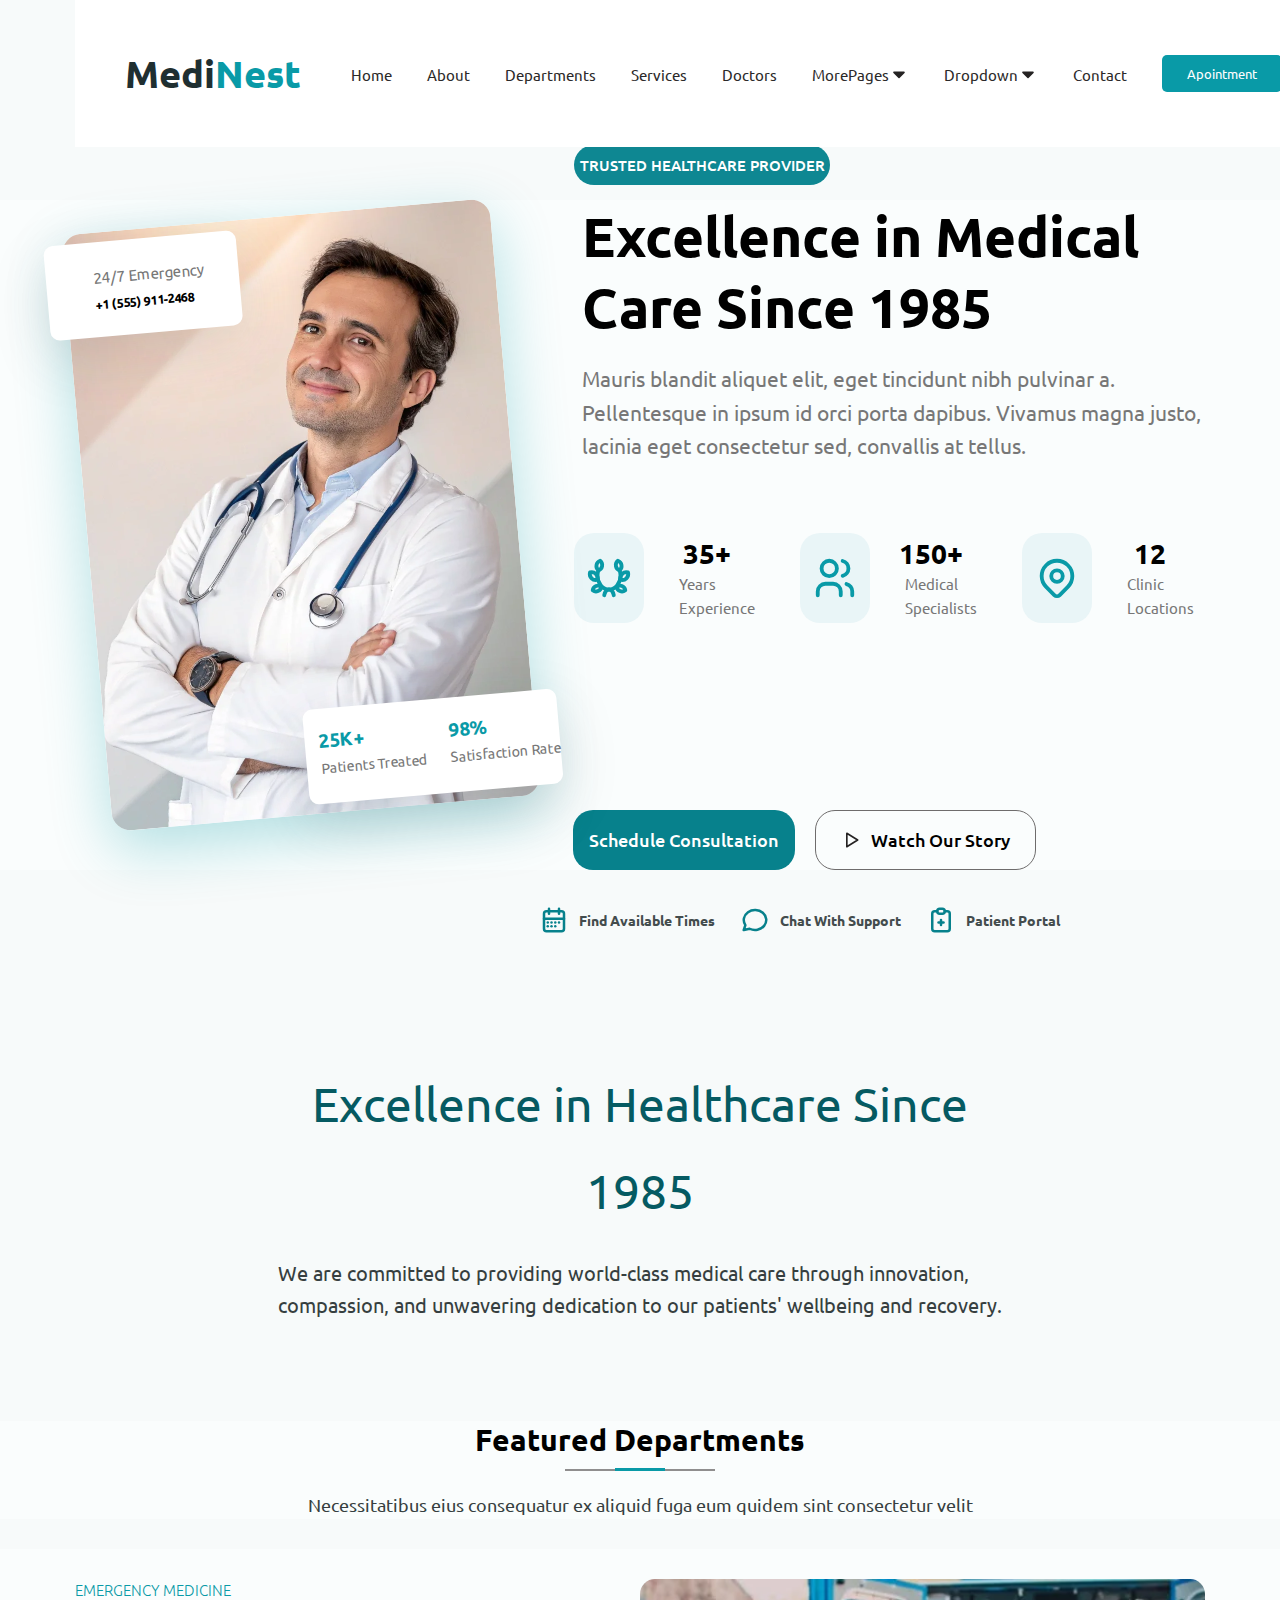
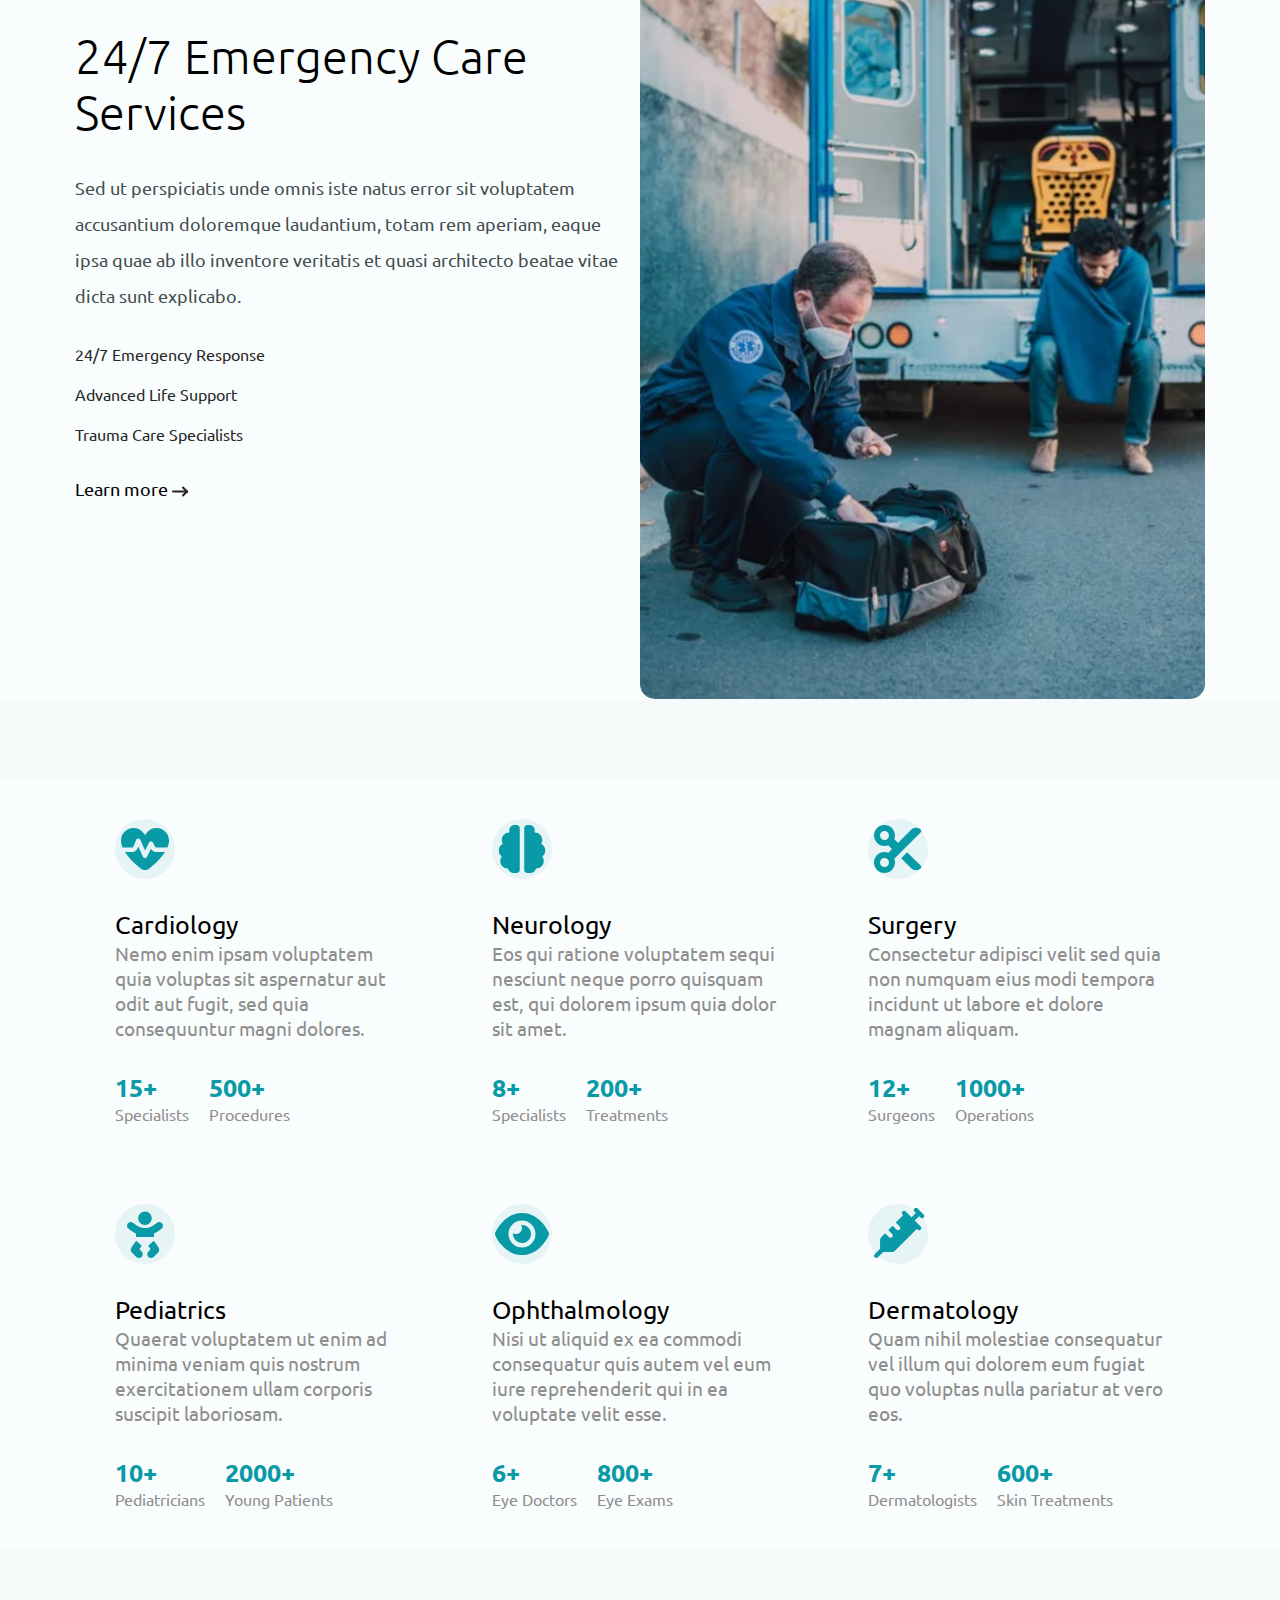
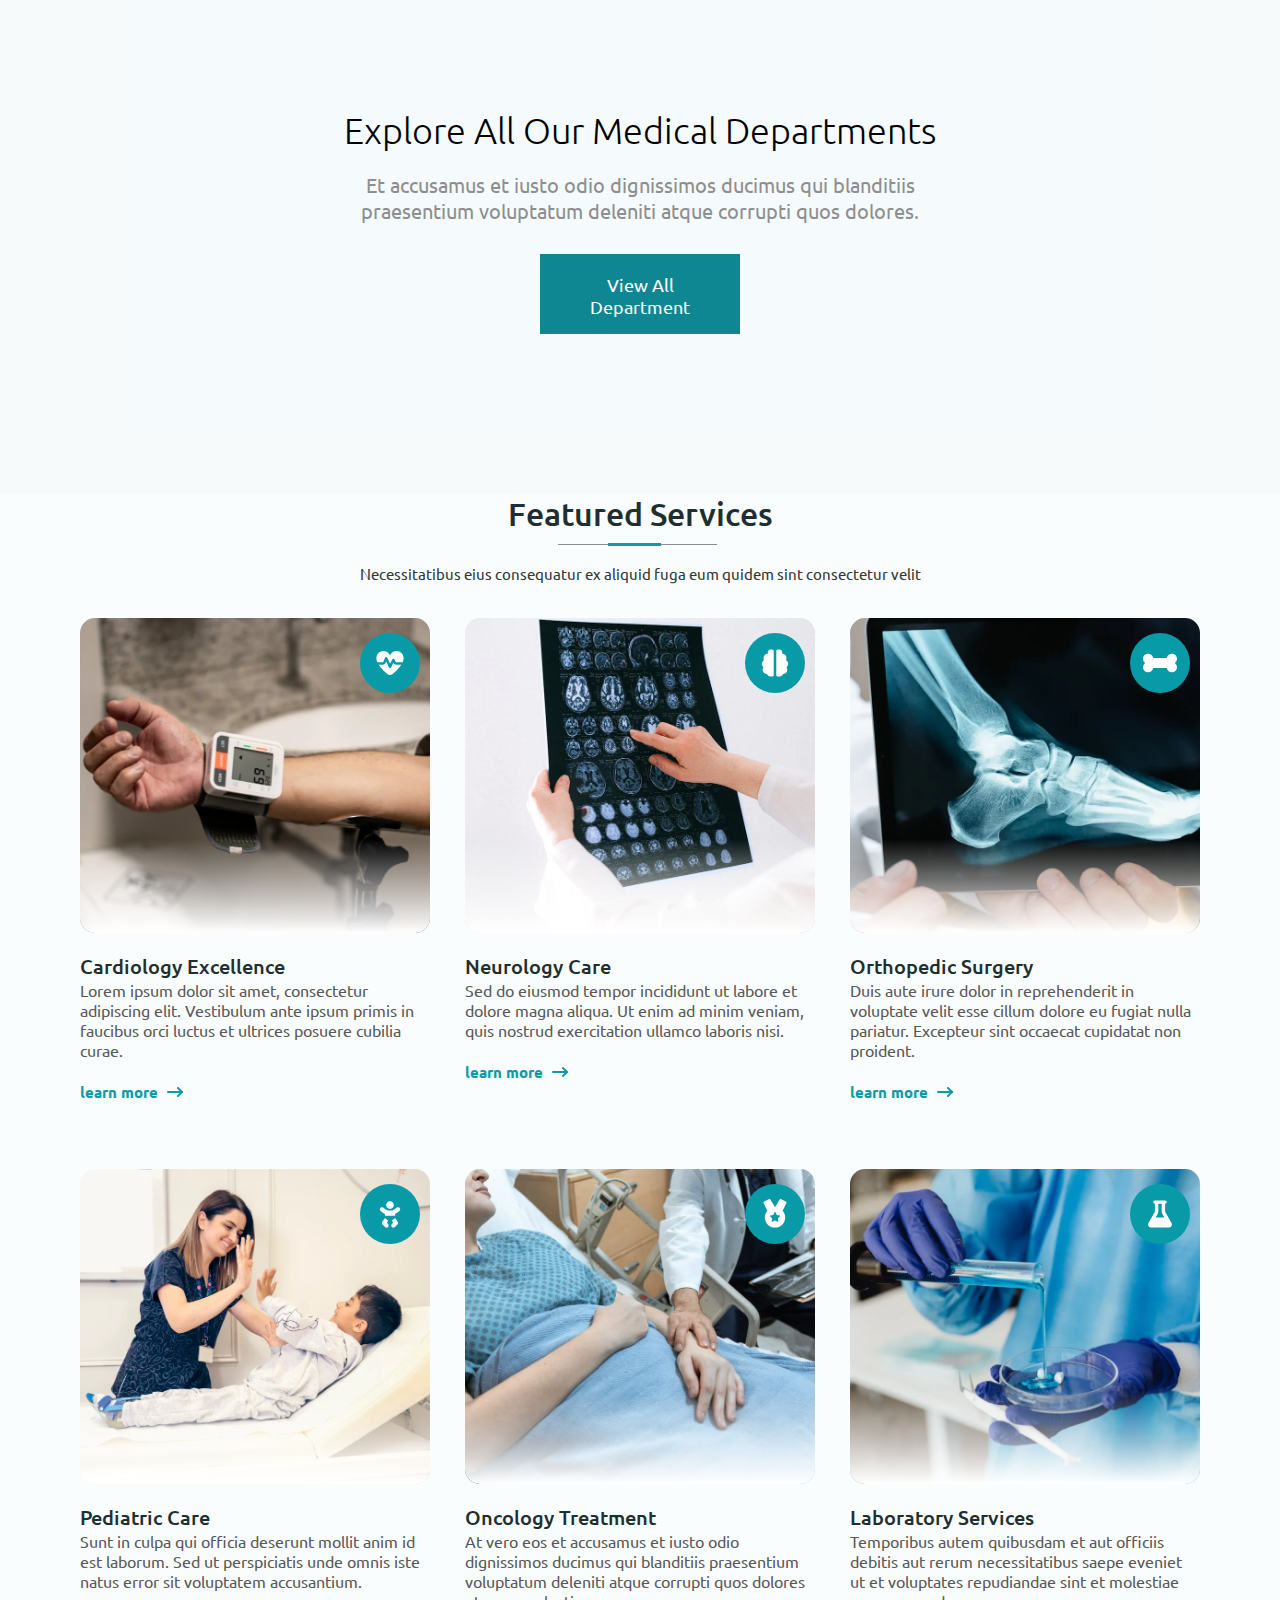
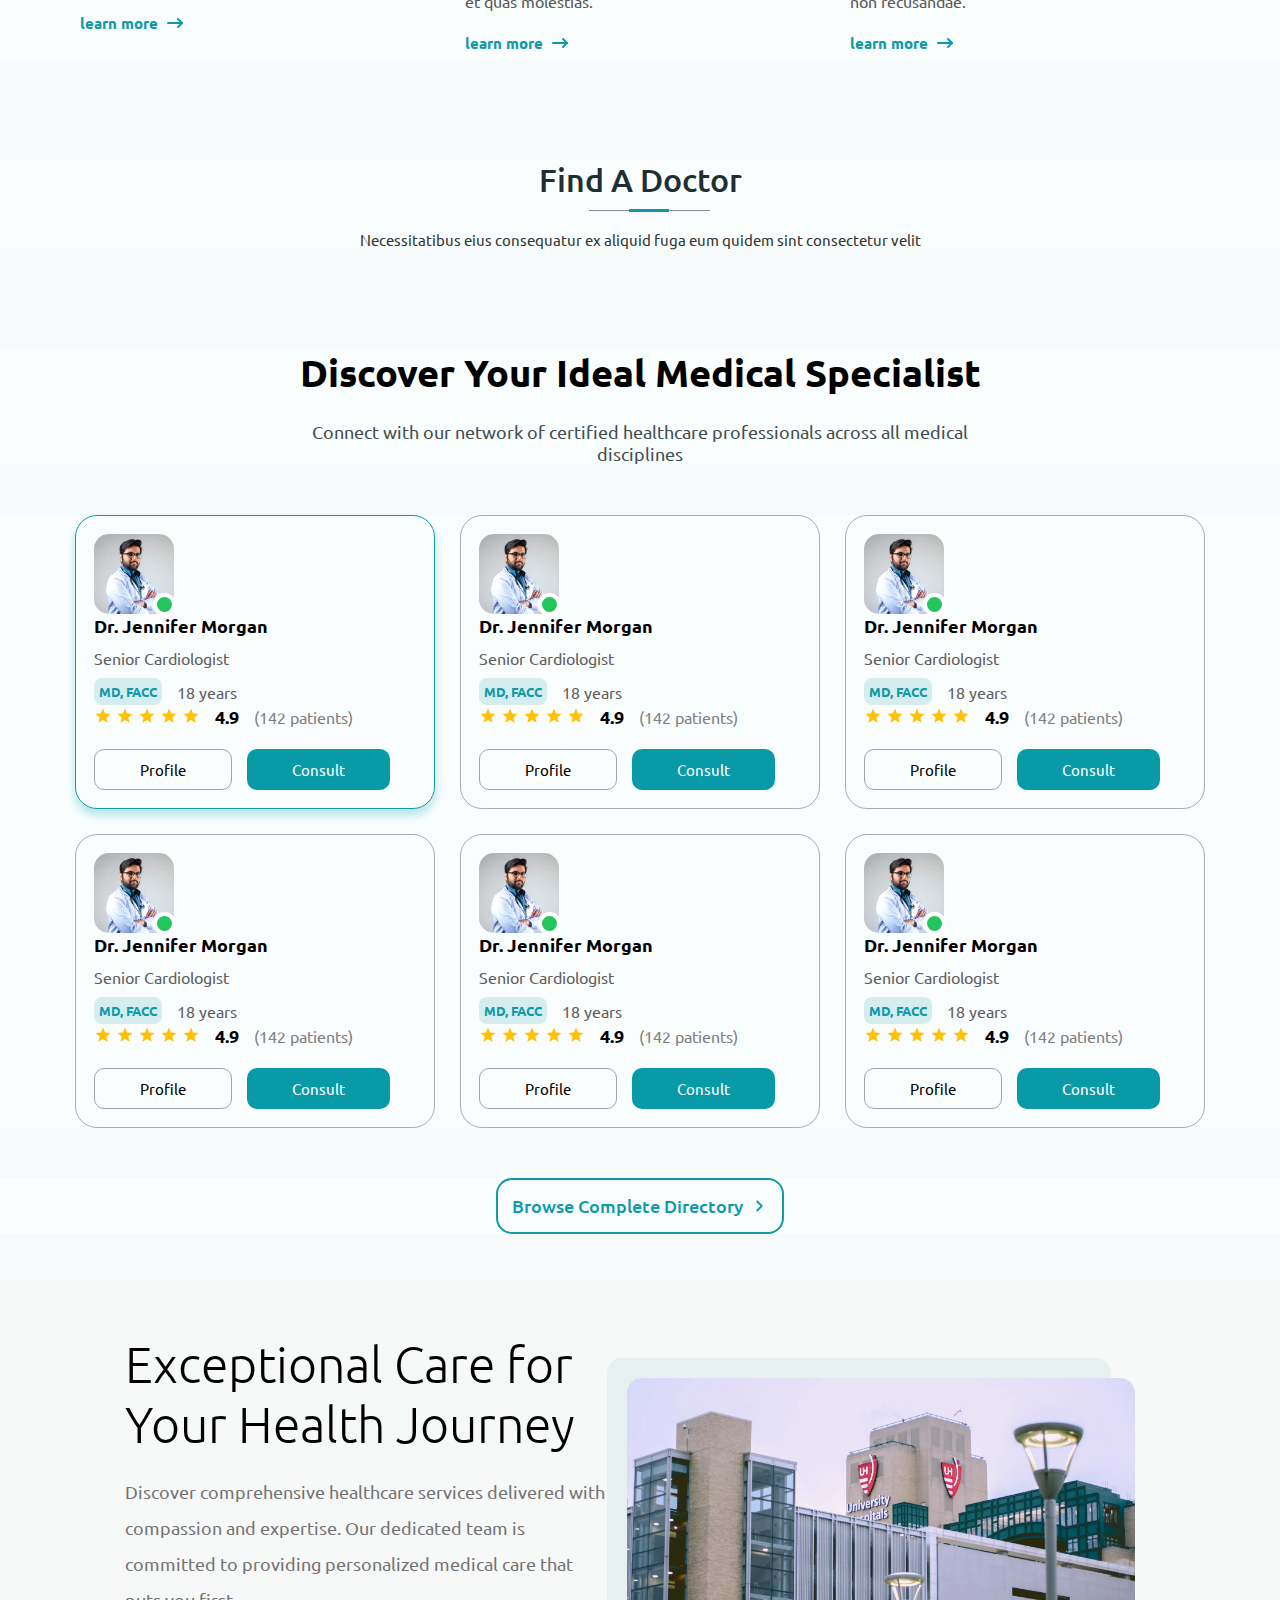
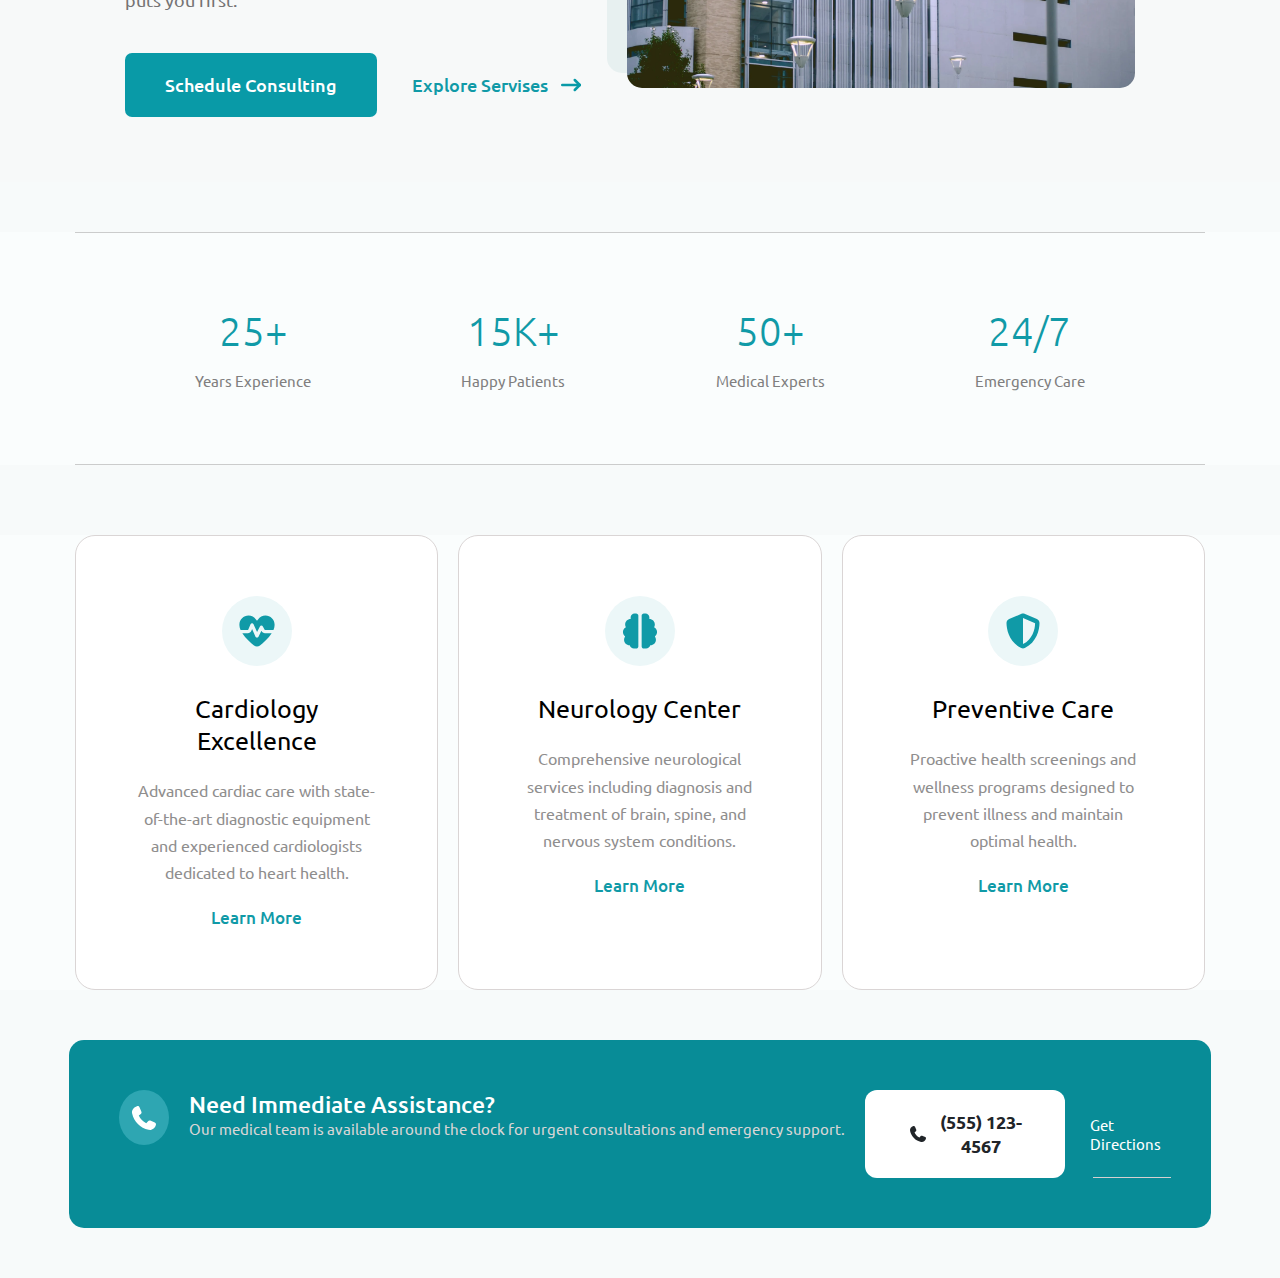
<file: index.html>
<!DOCTYPE html>
<html lang="en">
<head>
    <meta charset="UTF-8">
    <meta name="viewport" content="width=device-width, initial-scale=1.0">
    <link rel="stylesheet" href="style.css">
    <link href="https://fonts.googleapis.com/css2?family=Cabin:ital,wght@0,400..700;1,400..700&family=DM+Sans:ital,opsz,wght@0,9..40,100..1000;1,9..40,100..1000&family=Inter:ital,opsz,wght@0,14..32,100..900;1,14..32,100..900&family=Noto+Sans:ital,wght@0,100..900;1,100..900&family=Public+Sans:ital,wght@0,100..900;1,100..900&family=Red+Hat+Text:ital,wght@0,300..700;1,300..700&family=Roboto:ital,wght@0,100..900;1,100..900&family=Rubik:ital,wght@0,300..900;1,300..900&family=Ubuntu+Sans+Mono:ital,wght@0,400..700;1,400..700&family=Ubuntu:ital,wght@0,300;0,400;0,500;0,700;1,300;1,400;1,500;1,700&display=swap" rel="stylesheet">
    <title>Medi</title>
</head>
<body>
    <header>
        <div class="container">
        <div class="navbar">
            <h1>Medi<span>Nest</span></h1>
            <div class="navbar-list">
                <ul>
                    <li><a href="#">Home</a></li>
                    <li><a href="#">About</a></li>
                    <li><a href="#">Departments</a></li>
                    <li><a href="#">Services</a></li>
                    <li><a href="#">Doctors</a></li>
                    <div class="more-pages">
                    <li><a href="#">MorePages</a></li>
                    <svg xmlns="http://www.w3.org/2000/svg" width="20" height="20" viewBox="0 0 24 24" fill="currentColor" class="icon icon-tabler icons-tabler-filled icon-tabler-caret-down"><path stroke="none" d="M0 0h24v24H0z" fill="none"/><path d="M18 9c.852 0 1.297 .986 .783 1.623l-.076 .084l-6 6a1 1 0 0 1 -1.32 .083l-.094 -.083l-6 -6l-.083 -.094l-.054 -.077l-.054 -.096l-.017 -.036l-.027 -.067l-.032 -.108l-.01 -.053l-.01 -.06l-.004 -.057v-.118l.005 -.058l.009 -.06l.01 -.052l.032 -.108l.027 -.067l.07 -.132l.065 -.09l.073 -.081l.094 -.083l.077 -.054l.096 -.054l.036 -.017l.067 -.027l.108 -.032l.053 -.01l.06 -.01l.057 -.004l12.059 -.002z" /></svg>
                    </div>
                    <div class="dropdown">
                        <li><a href="#">Dropdown</a></li>
                        <svg xmlns="http://www.w3.org/2000/svg" width="20" height="20" viewBox="0 0 24 24" fill="currentColor" class="icon icon-tabler icons-tabler-filled icon-tabler-caret-down"><path stroke="none" d="M0 0h24v24H0z" fill="none"/><path d="M18 9c.852 0 1.297 .986 .783 1.623l-.076 .084l-6 6a1 1 0 0 1 -1.32 .083l-.094 -.083l-6 -6l-.083 -.094l-.054 -.077l-.054 -.096l-.017 -.036l-.027 -.067l-.032 -.108l-.01 -.053l-.01 -.06l-.004 -.057v-.118l.005 -.058l.009 -.06l.01 -.052l.032 -.108l.027 -.067l.07 -.132l.065 -.09l.073 -.081l.094 -.083l.077 -.054l.096 -.054l.036 -.017l.067 -.027l.108 -.032l.053 -.01l.06 -.01l.057 -.004l12.059 -.002z" /></svg>
                    </div>
                    <li><a href="#">Contact</a></li>
                    <button>Apointment</button>
                </ul>
            </div>
        </div>
        </div>
    </header>
    <section class="trusted-button">
    <button>TRUSTED HEALTHCARE PROVIDER</button>
    </section>
<section class="hero-banner">
<div class="container">
<div class="medical-overall">
    <div class="medical-image">
        <img src="./public/images/staff-8.webp" alt="photo doctor">
        <div class="label label1">
            <p>24/7 Emergency</p>
            <h5>+1 (555) 911-2468</h5>
        </div>
        <div class="label label2">
        <div class="labelss">
        <div class="first-row">
            <h4>25K+</h4>
            <p>Patients Treated</p>
        </div>
        <div class="second-row">
            <h4>98%</h4> 
            <p>Satisfaction Rate</p>
        </div>
        </div>
        </div>
    </div>
    <div class="medical-content">
        <h1>Excellence in Medical <br> Care Since 1985</h1>
        <p>Mauris blandit aliquet elit, eget tincidunt nibh pulvinar a. Pellentesque in ipsum id orci porta dapibus. Vivamus magna justo, lacinia eget consectetur sed, convallis at tellus.</p>
        <div class="medical-info">
        <div class="first-certficate">
            <svg class="certf-svg" xmlns="http://www.w3.org/2000/svg" width="" height="" viewBox="0 0 24 24" fill="none" stroke="currentColor" stroke-width="2" stroke-linecap="round" stroke-linejoin="round" class="icon icon-tabler icons-tabler-outline icon-tabler-laurel-wreath"><path stroke="none" d="M0 0h24v24H0z" fill="none"/><path d="M6.436 8a8.6 8.6 0 0 0 -.436 2.727c0 4.017 2.686 7.273 6 7.273s6 -3.256 6 -7.273a8.6 8.6 0 0 0 -.436 -2.727" /><path d="M14.5 21s-.682 -3 -2.5 -3s-2.5 3 -2.5 3" /><path d="M18.52 5.23c.292 1.666 -1.02 2.77 -1.02 2.77s-1.603 -.563 -1.895 -2.23c-.292 -1.666 1.02 -2.77 1.02 -2.77s1.603 .563 1.895 2.23" /><path d="M21.094 12.14c-1.281 1.266 -3.016 .76 -3.016 .76s-.454 -1.772 .828 -3.04c1.28 -1.266 3.016 -.76 3.016 -.76s.454 1.772 -.828 3.04" /><path d="M17.734 18.826c-1.5 -.575 -1.734 -2.19 -1.734 -2.19s1.267 -1.038 2.767 -.462c1.5 .575 1.733 2.19 1.733 2.19s-1.267 1.038 -2.767 .462" /><path d="M6.267 18.826c1.5 -.575 1.733 -2.19 1.733 -2.19s-1.267 -1.038 -2.767 -.462c-1.5 .575 -1.733 2.19 -1.733 2.19s1.267 1.038 2.767 .462" /><path d="M2.906 12.14c1.281 1.266 3.016 .76 3.016 .76s.454 -1.772 -.828 -3.04c-1.281 -1.265 -3.016 -.76 -3.016 -.76s-.454 1.772 .828 3.04" /><path d="M5.48 5.23c-.292 1.666 1.02 2.77 1.02 2.77s1.603 -.563 1.895 -2.23c.292 -1.666 -1.02 -2.77 -1.02 -2.77s-1.603 .563 -1.895 2.23" /></svg>
        <div class="first-certficate-content">
            <h4>35+</h4>
            <p>Years <br> Experience</p>
        </div>
        </div>
        <div class="second-certficate">
            <svg class="certf-svg" xmlns="http://www.w3.org/2000/svg" width="20" height="20" viewBox="0 0 24 24" fill="none" stroke="currentColor" stroke-width="2" stroke-linecap="round" stroke-linejoin="round" class="icon icon-tabler icons-tabler-outline icon-tabler-users"><path stroke="none" d="M0 0h24v24H0z" fill="none"/><path d="M5 7a4 4 0 1 0 8 0a4 4 0 1 0 -8 0" /><path d="M3 21v-2a4 4 0 0 1 4 -4h4a4 4 0 0 1 4 4v2" /><path d="M16 3.13a4 4 0 0 1 0 7.75" /><path d="M21 21v-2a4 4 0 0 0 -3 -3.85" /></svg>
        <div class="second-certficate-content">
            <h4>150+</h4>
            <p>Medical <br> Specialists</p>
        </div>
        </div>
        <div class="third-certficate">
            <svg class="certf-svg" xmlns="http://www.w3.org/2000/svg" width="20" height="20" viewBox="0 0 24 24" fill="none" stroke="currentColor" stroke-width="2" stroke-linecap="round" stroke-linejoin="round" class="icon icon-tabler icons-tabler-outline icon-tabler-map-pin"><path stroke="none" d="M0 0h24v24H0z" fill="none"/><path d="M9 11a3 3 0 1 0 6 0a3 3 0 0 0 -6 0" /><path d="M17.657 16.657l-4.243 4.243a2 2 0 0 1 -2.827 0l-4.244 -4.243a8 8 0 1 1 11.314 0" /></svg>
        <div class="third-certficate-content">
            <h4>12</h4>
            <p>Clinic <br> Locations</p>
        </div>
        </div>
    </div>
    </div>
</div>
<div class="medical-register">
    <button class="buttons schedule">Schedule Consultation</button>
    <button class="buttons watch">
        <svg class="fgt" xmlns="http://www.w3.org/2000/svg" width="20" height="20" viewBox="0 0 24 24" fill="none" stroke="currentColor" stroke-width="2" stroke-linecap="round" stroke-linejoin="round" class="icon icon-tabler icons-tabler-outline icon-tabler-player-play"><path stroke="none" d="M0 0h24v24H0z" fill="none"/><path d="M7 4v16l13 -8l-13 -8" /></svg>
        Watch Our Story</button>
</div>
</div>
</section>
<section class="options">
<div class="help-list">
    <div class=" help first">
        <svg xmlns="http://www.w3.org/2000/svg" width="30" height="30" viewBox="0 0 24 24" fill="none" stroke="currentColor" stroke-width="2" stroke-linecap="round" stroke-linejoin="round" class="icon icon-tabler icons-tabler-outline icon-tabler-calendar-week"><path stroke="none" d="M0 0h24v24H0z" fill="none"/><path d="M4 7a2 2 0 0 1 2 -2h12a2 2 0 0 1 2 2v12a2 2 0 0 1 -2 2h-12a2 2 0 0 1 -2 -2v-12" /><path d="M16 3v4" /><path d="M8 3v4" /><path d="M4 11h16" /><path d="M7 14h.013" /><path d="M10.01 14h.005" /><path d="M13.01 14h.005" /><path d="M16.015 14h.005" /><path d="M13.015 17h.005" /><path d="M7.01 17h.005" /><path d="M10.01 17h.005" /></svg>
    <h5>Find Available Times</h5>
    </div>
<div class=" help second">
    <svg xmlns="http://www.w3.org/2000/svg" width="30" height="30" viewBox="0 0 24 24" fill="none" stroke="currentColor" stroke-width="2" stroke-linecap="round" stroke-linejoin="round" class="icon icon-tabler icons-tabler-outline icon-tabler-message-circle"><path stroke="none" d="M0 0h24v24H0z" fill="none"/><path d="M3 20l1.3 -3.9c-2.324 -3.437 -1.426 -7.872 2.1 -10.374c3.526 -2.501 8.59 -2.296 11.845 .48c3.255 2.777 3.695 7.266 1.029 10.501c-2.666 3.235 -7.615 4.215 -11.574 2.293l-4.7 1" /></svg>
    <h5>Chat With Support</h5>
</div>
    <div class=" help third">
    <svg xmlns="http://www.w3.org/2000/svg" width="30" height="30" viewBox="0 0 24 24" fill="none" stroke="currentColor" stroke-width="2" stroke-linecap="round" stroke-linejoin="round" class="icon icon-tabler icons-tabler-outline icon-tabler-report-medical"><path stroke="none" d="M0 0h24v24H0z" fill="none"/><path d="M9 5h-2a2 2 0 0 0 -2 2v12a2 2 0 0 0 2 2h10a2 2 0 0 0 2 -2v-12a2 2 0 0 0 -2 -2h-2" /><path d="M9 5a2 2 0 0 1 2 -2h2a2 2 0 0 1 2 2a2 2 0 0 1 -2 2h-2a2 2 0 0 1 -2 -2" /><path d="M10 14l4 0" /><path d="M12 12l0 4" /></svg>
    <h5>Patient Portal</h5>
</div>
</div>
</section>
<section class="Excellence-TEXT">
<H1>Excellence in Healthcare Since </H1>
<h1>1985</h1>
<p>We are committed to providing world-class medical care through innovation,<br> compassion, and unwavering dedication to our patients' wellbeing and recovery.</p>
</section>
<section class="container Featured">
<div class="Featured">
<h3>Featured Departments</h3>
<div class="feature-line"> 
    <div class="feature-two"> </div>
</div>
<p>Necessitatibus eius consequatur ex aliquid fuga eum quidem sint consectetur velit</p>
</div>
</section>
<section class="container emergency">
    <div class="emergency-services">
        <div class="emergency-services-content">
            <h6>EMERGENCY MEDICINE</h6>
            <h2>24/7 Emergency Care <br>Services</h2>
            <p>Sed ut perspiciatis unde omnis iste natus error sit voluptatem accusantium doloremque laudantium, totam rem aperiam, eaque ipsa quae ab illo inventore veritatis et quasi architecto beatae vitae dicta sunt explicabo.</p>
            <ul>
                <li>24/7 Emergency Response</li>
                <li>Advanced Life Support</li>
                <li>Trauma Care Specialists</li>
            </ul>
            <div class="learn-more-button">
            <button>Learn more </button>
                <svg xmlns="http://www.w3.org/2000/svg" width="24" height="30" viewBox="0 0 24 24" fill="none" stroke="currentColor" stroke-width="2" stroke-linecap="round" stroke-linejoin="round" class="icon icon-tabler icons-tabler-outline icon-tabler-arrow-narrow-right"><path stroke="none" d="M0 0h24v24H0z" fill="none"/><path d="M5 12l14 0" /><path d="M15 16l4 -4" /><path d="M15 8l4 4" /></svg>
            </div>
        </div>
        <div class="emergency-services-image">
            <img src="./public/images/emergency-3 (1).webp" alt="emergency photo">
        </div>
    </div>

</section>
<section class="specialists-part">
    <div class="container">
        <div class="specialists-card">
<div class="specialists-card-icon">
<svg xmlns="http://www.w3.org/2000/svg" viewBox="0 0 640 640"><!--!Font Awesome Free v7.1.0 by @fontawesome - https://fontawesome.com License - https://fontawesome.com/license/free Copyright 2026 Fonticons, Inc.--><path d="M320 171.9L305 151.1C280 116.5 239.9 96 197.1 96C123.6 96 64 155.6 64 229.1L64 231.7C64 255.3 70.2 279.7 80.6 304L186.6 304C189.8 304 192.7 302.1 194 299.1L225.8 222.8C229.5 214 238.1 208.2 247.6 208C257.1 207.8 265.9 213.4 269.8 222.1L321.1 336L362.5 253.2C366.6 245.1 374.9 239.9 384 239.9C393.1 239.9 401.4 245 405.5 253.2L428.7 299.5C430.1 302.2 432.8 303.9 435.9 303.9L559.5 303.9C570 279.6 576.1 255.2 576.1 231.6L576.1 229C576 155.6 516.4 96 442.9 96C400.2 96 360 116.5 335 151.1L320 171.8zM533.6 352L435.8 352C414.6 352 395.2 340 385.7 321L384 317.6L341.5 402.7C337.4 411 328.8 416.2 319.5 416C310.2 415.8 301.9 410.3 298.1 401.9L248.8 292.4L238.3 317.6C229.6 338.5 209.2 352.1 186.6 352.1L106.4 352.1C153.6 425.9 229.4 493.8 276.8 530C289.2 539.4 304.4 544.1 319.9 544.1C335.4 544.1 350.7 539.5 363 530C410.6 493.7 486.4 425.8 533.6 352z"/></svg>
</div>
<div class="specialist-card-content">
    <h3>Cardiology</h3>
    <p>Nemo enim ipsam voluptatem quia voluptas sit aspernatur aut odit aut fugit, sed quia consequuntur magni dolores.</p>
</div>
<div class="specialists-card-records">
    <div class="record">
        <h3>15+</h3>
        <p>Specialists</p>
    </div>
    <div class="record">
        <h3>500+</h3>
        <p>Procedures</p>
    </div>
</div>
        </div>
        <div class="specialists-card">
<div class="specialists-card-icon">
<svg xmlns="http://www.w3.org/2000/svg" viewBox="0 0 640 640"><!--!Font Awesome Free v7.1.0 by @fontawesome - https://fontawesome.com License - https://fontawesome.com/license/free Copyright 2026 Fonticons, Inc.--><path d="M184 120C184 89.1 209.1 64 240 64L264 64C281.7 64 296 78.3 296 96L296 544C296 561.7 281.7 576 264 576L232 576C202.2 576 177.1 555.6 170 528C169.3 528 168.7 528 168 528C123.8 528 88 492.2 88 448C88 430 94 413.4 104 400C84.6 385.4 72 362.2 72 336C72 305.1 89.6 278.2 115.2 264.9C108.1 252.9 104 238.9 104 224C104 179.8 139.8 144 184 144L184 120zM456 120L456 144C500.2 144 536 179.8 536 224C536 239 531.9 253 524.8 264.9C550.5 278.2 568 305 568 336C568 362.2 555.4 385.4 536 400C546 413.4 552 430 552 448C552 492.2 516.2 528 472 528C471.3 528 470.7 528 470 528C462.9 555.6 437.8 576 408 576L376 576C358.3 576 344 561.7 344 544L344 96C344 78.3 358.3 64 376 64L400 64C430.9 64 456 89.1 456 120z"/></svg>
</div>
<div class="specialist-card-content">
    <h3>Neurology</h3>
    <p>Eos qui ratione voluptatem sequi nesciunt neque porro quisquam est, qui dolorem ipsum quia dolor sit amet.</p>
</div>
<div class="specialists-card-records">
    <div class="record">
        <h3>8+</h3>
        <p>Specialists</p>
    </div>
    <div class="record">
        <h3>200+</h3>
        <p>Treatments</p>
    </div>
</div>
        </div>
        <div class="specialists-card">
<div class="specialists-card-icon">
<svg xmlns="http://www.w3.org/2000/svg" viewBox="0 0 640 640"><!--!Font Awesome Free v7.1.0 by @fontawesome - https://fontawesome.com License - https://fontawesome.com/license/free Copyright 2026 Fonticons, Inc.--><path d="M256 320L216.5 359.5C203.9 354.6 190.3 352 176 352C114.1 352 64 402.1 64 464C64 525.9 114.1 576 176 576C237.9 576 288 525.9 288 464C288 449.7 285.3 436.1 280.5 423.5L563.2 140.8C570.3 133.7 570.3 122.3 563.2 115.2C534.9 86.9 489.1 86.9 460.8 115.2L320 256L280.5 216.5C285.4 203.9 288 190.3 288 176C288 114.1 237.9 64 176 64C114.1 64 64 114.1 64 176C64 237.9 114.1 288 176 288C190.3 288 203.9 285.3 216.5 280.5L256 320zM353.9 417.9L460.8 524.8C489.1 553.1 534.9 553.1 563.2 524.8C570.3 517.7 570.3 506.3 563.2 499.2L417.9 353.9L353.9 417.9zM128 176C128 149.5 149.5 128 176 128C202.5 128 224 149.5 224 176C224 202.5 202.5 224 176 224C149.5 224 128 202.5 128 176zM176 416C202.5 416 224 437.5 224 464C224 490.5 202.5 512 176 512C149.5 512 128 490.5 128 464C128 437.5 149.5 416 176 416z"/></svg>
</div>
<div class="specialist-card-content">
    <h3>Surgery</h3>
    <p>Consectetur adipisci velit sed quia non numquam eius modi tempora incidunt ut labore et dolore magnam aliquam.</p>
</div>
<div class="specialists-card-records">
    <div class="record">
        <h3>12+</h3>
        <p>Surgeons</p>
    </div>
    <div class="record">
        <h3>1000+</h3>
        <p>Operations</p>
    </div>
</div>
        </div>
        <div class="specialists-card">
<div class="specialists-card-icon">
<svg xmlns="http://www.w3.org/2000/svg" viewBox="0 0 640 640"><!--!Font Awesome Free v7.1.0 by @fontawesome - https://fontawesome.com License - https://fontawesome.com/license/free Copyright 2026 Fonticons, Inc.--><path d="M248 152C248 112.2 280.2 80 320 80C359.8 80 392 112.2 392 152C392 191.8 359.8 224 320 224C280.2 224 248 191.8 248 152zM135.7 208.5C148.7 190.6 173.7 186.7 191.6 199.7L227.8 226C254.6 245.5 286.9 256 320 256C353.1 256 385.4 245.5 412.2 226L448.4 199.6C466.3 186.6 491.3 190.6 504.3 208.4C517.3 226.2 513.3 251.3 495.5 264.3L459.3 290.7C445.7 300.6 431.2 308.9 416 315.7L416 352L224 352L224 315.7C208.8 309 194.3 300.6 180.7 290.7L144.5 264.3C126.6 251.3 122.7 226.3 135.7 208.4zM225.5 393.3L286.1 446.3L260.1 483.5L284.4 507.8C300 523.4 300 548.7 284.4 564.4C268.8 580.1 243.5 580 227.8 564.4L179.8 516.4C166 502.6 164.1 481 175.2 465.1L225.4 393.3zM354 446.3L414.6 393.3L464.8 465.1C475.9 481 474 502.6 460.3 516.3L412.3 564.3C396.7 579.9 371.4 579.9 355.7 564.3C340 548.7 340.1 523.4 355.7 507.7L380 483.4L354 446.2z"/></svg>
</div>
<div class="specialist-card-content">
    <h3>Pediatrics</h3>
    <p>Quaerat voluptatem ut enim ad minima veniam quis nostrum exercitationem ullam corporis suscipit laboriosam.</p>
</div>
<div class="specialists-card-records">
    <div class="record">
        <h3>10+</h3>
        <p>Pediatricians</p>
    </div>
    <div class="record">
        <h3>2000+</h3>
        <p>Young Patients</p>
    </div>
</div>
        </div>
        <div class="specialists-card">
<div class="specialists-card-icon">
    <svg xmlns="http://www.w3.org/2000/svg" viewBox="0 0 640 640"><!--!Font Awesome Free v7.1.0 by @fontawesome - https://fontawesome.com License - https://fontawesome.com/license/free Copyright 2026 Fonticons, Inc.--><path d="M320 96C239.2 96 174.5 132.8 127.4 176.6C80.6 220.1 49.3 272 34.4 307.7C31.1 315.6 31.1 324.4 34.4 332.3C49.3 368 80.6 420 127.4 463.4C174.5 507.1 239.2 544 320 544C400.8 544 465.5 507.2 512.6 463.4C559.4 419.9 590.7 368 605.6 332.3C608.9 324.4 608.9 315.6 605.6 307.7C590.7 272 559.4 220 512.6 176.6C465.5 132.9 400.8 96 320 96zM176 320C176 240.5 240.5 176 320 176C399.5 176 464 240.5 464 320C464 399.5 399.5 464 320 464C240.5 464 176 399.5 176 320zM320 256C320 291.3 291.3 320 256 320C244.5 320 233.7 317 224.3 311.6C223.3 322.5 224.2 333.7 227.2 344.8C240.9 396 293.6 426.4 344.8 412.7C396 399 426.4 346.3 412.7 295.1C400.5 249.4 357.2 220.3 311.6 224.3C316.9 233.6 320 244.4 320 256z"/></svg>
</div>
<div class="specialist-card-content">
    <h3>Ophthalmology</h3>
    <p>Nisi ut aliquid ex ea commodi consequatur quis autem vel eum iure reprehenderit qui in ea voluptate velit esse.</p>
</div>
<div class="specialists-card-records">
    <div class="record">
        <h3>6+</h3>
        <p>Eye Doctors</p>
    </div>
    <div class="record">
        <h3>800+</h3>
        <p>Eye Exams</p>
    </div>
</div>
        </div>
        <div class="specialists-card">
<div class="specialists-card-icon">
<svg xmlns="http://www.w3.org/2000/svg" viewBox="0 0 640 640"><!--!Font Awesome Free v7.1.0 by @fontawesome - https://fontawesome.com License - https://fontawesome.com/license/free Copyright 2026 Fonticons, Inc.--><path d="M529.5 47C520.1 37.6 504.9 37.6 495.6 47C486.3 56.4 486.2 71.6 495.6 80.9L510.6 95.9L464.5 142L401.5 79C392.1 69.6 376.9 69.6 367.6 79C358.3 88.4 358.2 103.6 367.6 112.9L374.6 119.9L296.5 198L337.5 239C346.9 248.4 346.9 263.6 337.5 272.9C328.1 282.2 312.9 282.3 303.6 272.9L262.6 231.9L216.5 278L257.5 319C266.9 328.4 266.9 343.6 257.5 352.9C248.1 362.2 232.9 362.3 223.6 352.9L182.6 311.9L144.9 349.6C134.4 360.1 128.5 374.3 128.5 389.2L128.5 478L71.5 535C62.1 544.4 62.1 559.6 71.5 568.9C80.9 578.2 96.1 578.3 105.4 568.9L162.4 511.9L251.2 511.9C266.1 511.9 280.3 506 290.8 495.5L520.5 265.8L527.5 272.8C536.9 282.2 552.1 282.2 561.4 272.8C570.7 263.4 570.8 248.2 561.4 238.9L498.4 175.9L544.5 129.8L559.5 144.8C568.9 154.2 584.1 154.2 593.4 144.8C602.7 135.4 602.8 120.2 593.4 110.9L529.4 46.9z"/></svg>
</div>
<div class="specialist-card-content">
    <h3>Dermatology</h3>
    <p>Quam nihil molestiae consequatur vel illum qui dolorem eum fugiat quo voluptas nulla pariatur at vero eos.</p>
</div>
<div class="specialists-card-records">
    <div class="record">
        <h3>7+</h3>
        <p>Dermatologists</p>
    </div>
    <div class="record">
        <h3>600+</h3>
        <p>Skin Treatments</p>
    </div>
</div>
        </div>

</div>

</section>
<section class="explore">
    <div class="container">
        <div class="text-part">
            <h2>Explore All Our Medical Departments</h2>
            <p>Et accusamus et iusto odio dignissimos ducimus qui blanditiis <br> praesentium voluptatum deleniti atque corrupti quos dolores.</p>
        </div>
        <div class="button-part">
            <button>view all department</button>
        </div>
    </div>
</section>
<section class="featuerd-text">
<div class="container">
<h2>Featured Services</h2>
<p>Necessitatibus eius consequatur ex aliquid fuga eum quidem sint consectetur velit</p>
</div>
</section>
<section class="featuerd">
<div class="container">
    <div class="featuere-card">
        <div class="featuere-card-image">
            <img src="./public/images/1.webp" alt="process image">
            <div class="badge">
                <svg xmlns="http://www.w3.org/2000/svg" viewBox="0 0 640 640"><!--!Font Awesome Free v7.1.0 by @fontawesome - https://fontawesome.com License - https://fontawesome.com/license/free Copyright 2026 Fonticons, Inc.--><path d="M320 171.9L305 151.1C280 116.5 239.9 96 197.1 96C123.6 96 64 155.6 64 229.1L64 231.7C64 255.3 70.2 279.7 80.6 304L186.6 304C189.8 304 192.7 302.1 194 299.1L225.8 222.8C229.5 214 238.1 208.2 247.6 208C257.1 207.8 265.9 213.4 269.8 222.1L321.1 336L362.5 253.2C366.6 245.1 374.9 239.9 384 239.9C393.1 239.9 401.4 245 405.5 253.2L428.7 299.5C430.1 302.2 432.8 303.9 435.9 303.9L559.5 303.9C570 279.6 576.1 255.2 576.1 231.6L576.1 229C576 155.6 516.4 96 442.9 96C400.2 96 360 116.5 335 151.1L320 171.8zM533.6 352L435.8 352C414.6 352 395.2 340 385.7 321L384 317.6L341.5 402.7C337.4 411 328.8 416.2 319.5 416C310.2 415.8 301.9 410.3 298.1 401.9L248.8 292.4L238.3 317.6C229.6 338.5 209.2 352.1 186.6 352.1L106.4 352.1C153.6 425.9 229.4 493.8 276.8 530C289.2 539.4 304.4 544.1 319.9 544.1C335.4 544.1 350.7 539.5 363 530C410.6 493.7 486.4 425.8 533.6 352z"/></svg>
            </div>
        </div>
        <div class="featuerd-card-content">
        <h2>Cardiology Excellence</h2>
        <p>Lorem ipsum dolor sit amet, consectetur adipiscing elit. Vestibulum ante ipsum primis in faucibus orci luctus et ultrices posuere cubilia curae.</p>
        </div>
        <div class="featuerd-card-button">
            <button>learn more</button>
            <svg xmlns="http://www.w3.org/2000/svg" width="24" height="24" viewBox="0 0 24 24" fill="none" stroke="currentColor" stroke-width="2" stroke-linecap="round" stroke-linejoin="round" class="icon icon-tabler icons-tabler-outline icon-tabler-arrow-narrow-right"><path stroke="none" d="M0 0h24v24H0z" fill="none"/><path d="M5 12l14 0" /><path d="M15 16l4 -4" /><path d="M15 8l4 4" /></svg>
        </div>
    </div>
    <div class="featuere-card">
        <div class="featuere-card-image">
            <img src="./public/images/3.webp" alt="process image">
            <div class="badge">
            <svg xmlns="http://www.w3.org/2000/svg" viewBox="0 0 640 640"><!--!Font Awesome Free v7.1.0 by @fontawesome - https://fontawesome.com License - https://fontawesome.com/license/free Copyright 2026 Fonticons, Inc.--><path d="M184 120C184 89.1 209.1 64 240 64L264 64C281.7 64 296 78.3 296 96L296 544C296 561.7 281.7 576 264 576L232 576C202.2 576 177.1 555.6 170 528C169.3 528 168.7 528 168 528C123.8 528 88 492.2 88 448C88 430 94 413.4 104 400C84.6 385.4 72 362.2 72 336C72 305.1 89.6 278.2 115.2 264.9C108.1 252.9 104 238.9 104 224C104 179.8 139.8 144 184 144L184 120zM456 120L456 144C500.2 144 536 179.8 536 224C536 239 531.9 253 524.8 264.9C550.5 278.2 568 305 568 336C568 362.2 555.4 385.4 536 400C546 413.4 552 430 552 448C552 492.2 516.2 528 472 528C471.3 528 470.7 528 470 528C462.9 555.6 437.8 576 408 576L376 576C358.3 576 344 561.7 344 544L344 96C344 78.3 358.3 64 376 64L400 64C430.9 64 456 89.1 456 120z"/></svg>
            </div>
        </div>
        <div class="featuerd-card-content">
        <h2>Neurology Care</h2>
        <p>Sed do eiusmod tempor incididunt ut labore et dolore magna aliqua. Ut enim ad minim veniam, quis nostrud exercitation ullamco laboris nisi.</p>
        </div>
        <div class="featuerd-card-button">
            <button>learn more</button>
            <svg xmlns="http://www.w3.org/2000/svg" width="24" height="24" viewBox="0 0 24 24" fill="none" stroke="currentColor" stroke-width="2" stroke-linecap="round" stroke-linejoin="round" class="icon icon-tabler icons-tabler-outline icon-tabler-arrow-narrow-right"><path stroke="none" d="M0 0h24v24H0z" fill="none"/><path d="M5 12l14 0" /><path d="M15 16l4 -4" /><path d="M15 8l4 4" /></svg>
        </div>
    </div>
    <div class="featuere-card">
        <div class="featuere-card-image">
            <img src="./public/images/4.webp" alt="process image">
            <div class="badge">
            <svg xmlns="http://www.w3.org/2000/svg" viewBox="0 0 640 640"><!--!Font Awesome Free v7.1.0 by @fontawesome - https://fontawesome.com License - https://fontawesome.com/license/free Copyright 2026 Fonticons, Inc.--><path d="M197.4 224C193.5 224 190.2 221.2 189.3 217.4C179.1 175.3 141.2 144 96 144C43 144 0 187 0 240C0 269.1 12.9 295.1 33.3 312.7C37.6 316.4 37.6 323.5 33.3 327.2C12.9 344.8 0 370.9 0 399.9C0 452.9 43 495.9 96 495.9C141.2 495.9 179.1 464.6 189.3 422.5C190.2 418.7 193.5 415.9 197.4 415.9L442.5 415.9C446.4 415.9 449.7 418.7 450.6 422.5C460.8 464.6 498.7 495.9 543.9 495.9C596.9 495.9 639.9 452.9 639.9 399.9C639.9 370.8 627 344.8 606.6 327.2C602.3 323.5 602.3 316.4 606.6 312.7C627 295.1 639.9 269 639.9 240C639.9 187 596.9 144 543.9 144C498.7 144 460.8 175.3 450.6 217.4C449.7 221.2 446.4 224 442.5 224L197.4 224z"/></svg>
            </div>
        </div>
        <div class="featuerd-card-content">
        <h2>Orthopedic Surgery</h2>
        <p>Duis aute irure dolor in reprehenderit in voluptate velit esse cillum dolore eu fugiat nulla pariatur. Excepteur sint occaecat cupidatat non proident.</p>
        </div>
        <div class="featuerd-card-button">
            <button>learn more</button>
            <svg xmlns="http://www.w3.org/2000/svg" width="24" height="24" viewBox="0 0 24 24" fill="none" stroke="currentColor" stroke-width="2" stroke-linecap="round" stroke-linejoin="round" class="icon icon-tabler icons-tabler-outline icon-tabler-arrow-narrow-right"><path stroke="none" d="M0 0h24v24H0z" fill="none"/><path d="M5 12l14 0" /><path d="M15 16l4 -4" /><path d="M15 8l4 4" /></svg>
        </div>
    </div>
    <div class="featuere-card">
        <div class="featuere-card-image">
            <img src="./public/images/5.webp" alt="process image">
            <div class="badge">
            <svg xmlns="http://www.w3.org/2000/svg" viewBox="0 0 640 640"><!--!Font Awesome Free v7.1.0 by @fontawesome - https://fontawesome.com License - https://fontawesome.com/license/free Copyright 2026 Fonticons, Inc.--><path d="M248 152C248 112.2 280.2 80 320 80C359.8 80 392 112.2 392 152C392 191.8 359.8 224 320 224C280.2 224 248 191.8 248 152zM135.7 208.5C148.7 190.6 173.7 186.7 191.6 199.7L227.8 226C254.6 245.5 286.9 256 320 256C353.1 256 385.4 245.5 412.2 226L448.4 199.6C466.3 186.6 491.3 190.6 504.3 208.4C517.3 226.2 513.3 251.3 495.5 264.3L459.3 290.7C445.7 300.6 431.2 308.9 416 315.7L416 352L224 352L224 315.7C208.8 309 194.3 300.6 180.7 290.7L144.5 264.3C126.6 251.3 122.7 226.3 135.7 208.4zM225.5 393.3L286.1 446.3L260.1 483.5L284.4 507.8C300 523.4 300 548.7 284.4 564.4C268.8 580.1 243.5 580 227.8 564.4L179.8 516.4C166 502.6 164.1 481 175.2 465.1L225.4 393.3zM354 446.3L414.6 393.3L464.8 465.1C475.9 481 474 502.6 460.3 516.3L412.3 564.3C396.7 579.9 371.4 579.9 355.7 564.3C340 548.7 340.1 523.4 355.7 507.7L380 483.4L354 446.2z"/></svg>
            </div>
        </div>
        <div class="featuerd-card-content">
        <h2>Pediatric Care</h2>
        <p>Sunt in culpa qui officia deserunt mollit anim id est laborum. Sed ut perspiciatis unde omnis iste natus error sit voluptatem accusantium.</p>
        </div>
        <div class="featuerd-card-button">
            <button>learn more</button>
            <svg xmlns="http://www.w3.org/2000/svg" width="24" height="24" viewBox="0 0 24 24" fill="none" stroke="currentColor" stroke-width="2" stroke-linecap="round" stroke-linejoin="round" class="icon icon-tabler icons-tabler-outline icon-tabler-arrow-narrow-right"><path stroke="none" d="M0 0h24v24H0z" fill="none"/><path d="M5 12l14 0" /><path d="M15 16l4 -4" /><path d="M15 8l4 4" /></svg>
        </div>
    </div>
    <div class="featuere-card">
        <div class="featuere-card-image">
            <img src="./public/images/6.webp" alt="process image">
            <div class="badge">
            <svg xmlns="http://www.w3.org/2000/svg" viewBox="0 0 640 640"><!--!Font Awesome Free v7.1.0 by @fontawesome - https://fontawesome.com License - https://fontawesome.com/license/free Copyright 2026 Fonticons, Inc.--><path d="M320.3 192L235.7 51.1C229.2 40.3 215.6 36.4 204.4 42L117.8 85.3C105.9 91.2 101.1 105.6 107 117.5L176.6 256.6C146.5 290.5 128.3 335.1 128.3 384C128.3 490 214.3 576 320.3 576C426.3 576 512.3 490 512.3 384C512.3 335.1 494 290.5 464 256.6L533.6 117.5C539.5 105.6 534.7 91.2 522.9 85.3L436.2 41.9C425 36.3 411.3 40.3 404.9 51L320.3 192zM351.1 334.5C352.5 337.3 355.1 339.2 358.1 339.6L408.2 346.9C415.9 348 418.9 357.4 413.4 362.9L377.1 398.3C374.9 400.5 373.9 403.5 374.4 406.6L383 456.5C384.3 464.1 376.3 470 369.4 466.4L324.6 442.8C321.9 441.4 318.6 441.4 315.9 442.8L271.1 466.4C264.2 470 256.2 464.2 257.5 456.5L266.1 406.6C266.6 403.6 265.6 400.5 263.4 398.3L227.1 362.9C221.5 357.5 224.6 348.1 232.3 346.9L282.4 339.6C285.4 339.2 288.1 337.2 289.4 334.5L311.8 289.1C315.2 282.1 325.1 282.1 328.6 289.1L351 334.5z"/></svg>
            </div>
        </div>
        <div class="featuerd-card-content">
        <h2>Oncology Treatment</h2>
        <p>At vero eos et accusamus et iusto odio dignissimos ducimus qui blanditiis praesentium voluptatum deleniti atque corrupti quos dolores et quas molestias.</p>
        </div>
        <div class="featuerd-card-button">
            <button>learn more</button>
            <svg xmlns="http://www.w3.org/2000/svg" width="24" height="24" viewBox="0 0 24 24" fill="none" stroke="currentColor" stroke-width="2" stroke-linecap="round" stroke-linejoin="round" class="icon icon-tabler icons-tabler-outline icon-tabler-arrow-narrow-right"><path stroke="none" d="M0 0h24v24H0z" fill="none"/><path d="M5 12l14 0" /><path d="M15 16l4 -4" /><path d="M15 8l4 4" /></svg>
        </div>
    </div>
    <div class="featuere-card">
        <div class="featuere-card-image">
            <img src="./public/images/7.webp" alt="process image">
            <div class="badge">
            <svg xmlns="http://www.w3.org/2000/svg" viewBox="0 0 640 640"><!--!Font Awesome Free v7.1.0 by @fontawesome - https://fontawesome.com License - https://fontawesome.com/license/free Copyright 2026 Fonticons, Inc.--><path d="M384 64L224 64C206.3 64 192 78.3 192 96C192 113.7 206.3 128 224 128L224 279.5L103.5 490.3C98.6 499 96 508.7 96 518.7C96 550.4 121.6 576 153.3 576L486.7 576C518.3 576 544 550.4 544 518.7C544 508.7 541.4 498.9 536.5 490.3L416 279.5L416 128C433.7 128 448 113.7 448 96C448 78.3 433.7 64 416 64L384 64zM288 279.5L288 128L352 128L352 279.5C352 290.6 354.9 301.6 360.4 311.3L402 384L238 384L279.6 311.3C285.1 301.6 288 290.7 288 279.5z"/></svg>
            </div>
        </div>
        <div class="featuerd-card-content">
        <h2>Laboratory Services</h2>
        <p>Temporibus autem quibusdam et aut officiis debitis aut rerum necessitatibus saepe eveniet ut et voluptates repudiandae sint et molestiae non recusandae.</p>
        </div>
        <div class="featuerd-card-button">
            <button>learn more</button>
            <svg xmlns="http://www.w3.org/2000/svg" width="24" height="24" viewBox="0 0 24 24" fill="none" stroke="currentColor" stroke-width="2" stroke-linecap="round" stroke-linejoin="round" class="icon icon-tabler icons-tabler-outline icon-tabler-arrow-narrow-right"><path stroke="none" d="M0 0h24v24H0z" fill="none"/><path d="M5 12l14 0" /><path d="M15 16l4 -4" /><path d="M15 8l4 4" /></svg>
        </div>
    </div>
</div>
</section>
<section class="finding-doctor">
<div class="container">
<h2>Find A Doctor</h2>
<p>Necessitatibus eius consequatur ex aliquid fuga eum quidem sint consectetur velit</p>
</div>
</section>
<section class="discover">
    <div class="container">
        <h2>Discover Your Ideal Medical Specialist</h2>
        <p>Connect with our network of certified healthcare professionals across all medical <br> disciplines</p>
    </div>
</section>
<section class="search for doctor"></section>
<section class="Doctors">
    <div class="container">
        <div class="doctor-card">
            <div class="doctor-card-image">
                <img src="./public/images/9.webp" alt="doctor photo">
            </div>
            <div class="doctor-card-content">
                <h3>Dr. Jennifer Morgan</h3>
                <p>Senior Cardiologist</p>
                <div class="doctor-card-third-row">
                <div class="doctor-card-code">
                    <h5>MD, FACC</h5>
                </div>
                <p>18 years</p>
                </div>
            </div>
            <div class="doctor-card-ratings">
            <div class="doctor-card-rate">
                <svg style="width: 18px; height: 18px; fill: #ffc107;" viewBox="0 0 24 24">
        <path d="M12 17.27L18.18 21l-1.64-7.03L22 9.24l-7.19-.61L12 2 9.19 8.63 2 9.24l5.46 4.73L5.82 21z"></path>
    </svg>
    
    <svg style="width: 18px; height: 18px; fill: #ffc107;" viewBox="0 0 24 24">
        <path d="M12 17.27L18.18 21l-1.64-7.03L22 9.24l-7.19-.61L12 2 9.19 8.63 2 9.24l5.46 4.73L5.82 21z"></path>
    </svg>
    
    <svg style="width: 18px; height: 18px; fill: #ffc107;" viewBox="0 0 24 24">
        <path d="M12 17.27L18.18 21l-1.64-7.03L22 9.24l-7.19-.61L12 2 9.19 8.63 2 9.24l5.46 4.73L5.82 21z"></path>
    </svg>
    
    <svg style="width: 18px; height: 18px; fill: #ffc107;" viewBox="0 0 24 24">
        <path d="M12 17.27L18.18 21l-1.64-7.03L22 9.24l-7.19-.61L12 2 9.19 8.63 2 9.24l5.46 4.73L5.82 21z"></path>
    </svg>
    
    <svg style="width: 18px; height: 18px; fill: #ffc107;" viewBox="0 0 24 24">
        <path d="M12 17.27L18.18 21l-1.64-7.03L22 9.24l-7.19-.61L12 2 9.19 8.63 2 9.24l5.46 4.73L5.82 21z"></path>
    </svg>
            </div>
            <h5>4.9</h5>
            <p>(142 patients)</p>
            </div>
            <div class="doctor-card-buttons">
                <button first>Profile</button>
                <button second>Consult</button>
            </div>
        </div>
        <div class="doctor-card">
            <div class="doctor-card-image">
                <img src="./public/images/9.webp" alt="doctor photo">
            </div>
            <div class="doctor-card-content">
                <h3>Dr. Jennifer Morgan</h3>
                <p>Senior Cardiologist</p>
                <div class="doctor-card-third-row">
                <div class="doctor-card-code">
                    <h5>MD, FACC</h5>
                </div>
                <p>18 years</p>
                </div>
            </div>
            <div class="doctor-card-ratings">
            <div class="doctor-card-rate">
                <svg style="width: 18px; height: 18px; fill: #ffc107;" viewBox="0 0 24 24">
        <path d="M12 17.27L18.18 21l-1.64-7.03L22 9.24l-7.19-.61L12 2 9.19 8.63 2 9.24l5.46 4.73L5.82 21z"></path>
    </svg>
    
    <svg style="width: 18px; height: 18px; fill: #ffc107;" viewBox="0 0 24 24">
        <path d="M12 17.27L18.18 21l-1.64-7.03L22 9.24l-7.19-.61L12 2 9.19 8.63 2 9.24l5.46 4.73L5.82 21z"></path>
    </svg>
    
    <svg style="width: 18px; height: 18px; fill: #ffc107;" viewBox="0 0 24 24">
        <path d="M12 17.27L18.18 21l-1.64-7.03L22 9.24l-7.19-.61L12 2 9.19 8.63 2 9.24l5.46 4.73L5.82 21z"></path>
    </svg>
    
    <svg style="width: 18px; height: 18px; fill: #ffc107;" viewBox="0 0 24 24">
        <path d="M12 17.27L18.18 21l-1.64-7.03L22 9.24l-7.19-.61L12 2 9.19 8.63 2 9.24l5.46 4.73L5.82 21z"></path>
    </svg>
    
    <svg style="width: 18px; height: 18px; fill: #ffc107;" viewBox="0 0 24 24">
        <path d="M12 17.27L18.18 21l-1.64-7.03L22 9.24l-7.19-.61L12 2 9.19 8.63 2 9.24l5.46 4.73L5.82 21z"></path>
    </svg>
            </div>
            <h5>4.9</h5>
            <p>(142 patients)</p>
            </div>
            <div class="doctor-card-buttons">
                <button first>Profile</button>
                <button second>Consult</button>
            </div>
        </div>
        <div class="doctor-card">
            <div class="doctor-card-image">
                <img src="./public/images/9.webp" alt="doctor photo">
            </div>
            <div class="doctor-card-content">
                <h3>Dr. Jennifer Morgan</h3>
                <p>Senior Cardiologist</p>
                <div class="doctor-card-third-row">
                <div class="doctor-card-code">
                    <h5>MD, FACC</h5>
                </div>
                <p>18 years</p>
                </div>
            </div>
            <div class="doctor-card-ratings">
            <div class="doctor-card-rate">
                <svg style="width: 18px; height: 18px; fill: #ffc107;" viewBox="0 0 24 24">
        <path d="M12 17.27L18.18 21l-1.64-7.03L22 9.24l-7.19-.61L12 2 9.19 8.63 2 9.24l5.46 4.73L5.82 21z"></path>
    </svg>
    
    <svg style="width: 18px; height: 18px; fill: #ffc107;" viewBox="0 0 24 24">
        <path d="M12 17.27L18.18 21l-1.64-7.03L22 9.24l-7.19-.61L12 2 9.19 8.63 2 9.24l5.46 4.73L5.82 21z"></path>
    </svg>
    
    <svg style="width: 18px; height: 18px; fill: #ffc107;" viewBox="0 0 24 24">
        <path d="M12 17.27L18.18 21l-1.64-7.03L22 9.24l-7.19-.61L12 2 9.19 8.63 2 9.24l5.46 4.73L5.82 21z"></path>
    </svg>
    
    <svg style="width: 18px; height: 18px; fill: #ffc107;" viewBox="0 0 24 24">
        <path d="M12 17.27L18.18 21l-1.64-7.03L22 9.24l-7.19-.61L12 2 9.19 8.63 2 9.24l5.46 4.73L5.82 21z"></path>
    </svg>
    
    <svg style="width: 18px; height: 18px; fill: #ffc107;" viewBox="0 0 24 24">
        <path d="M12 17.27L18.18 21l-1.64-7.03L22 9.24l-7.19-.61L12 2 9.19 8.63 2 9.24l5.46 4.73L5.82 21z"></path>
    </svg>
            </div>
            <h5>4.9</h5>
            <p>(142 patients)</p>
            </div>
            <div class="doctor-card-buttons">
                <button first>Profile</button>
                <button second>Consult</button>
            </div>
        </div>
        <div class="doctor-card">
            <div class="doctor-card-image">
                <img src="./public/images/9.webp" alt="doctor photo">
            </div>
            <div class="doctor-card-content">
                <h3>Dr. Jennifer Morgan</h3>
                <p>Senior Cardiologist</p>
                <div class="doctor-card-third-row">
                <div class="doctor-card-code">
                    <h5>MD, FACC</h5>
                </div>
                <p>18 years</p>
                </div>
            </div>
            <div class="doctor-card-ratings">
            <div class="doctor-card-rate">
                <svg style="width: 18px; height: 18px; fill: #ffc107;" viewBox="0 0 24 24">
        <path d="M12 17.27L18.18 21l-1.64-7.03L22 9.24l-7.19-.61L12 2 9.19 8.63 2 9.24l5.46 4.73L5.82 21z"></path>
    </svg>
    
    <svg style="width: 18px; height: 18px; fill: #ffc107;" viewBox="0 0 24 24">
        <path d="M12 17.27L18.18 21l-1.64-7.03L22 9.24l-7.19-.61L12 2 9.19 8.63 2 9.24l5.46 4.73L5.82 21z"></path>
    </svg>
    
    <svg style="width: 18px; height: 18px; fill: #ffc107;" viewBox="0 0 24 24">
        <path d="M12 17.27L18.18 21l-1.64-7.03L22 9.24l-7.19-.61L12 2 9.19 8.63 2 9.24l5.46 4.73L5.82 21z"></path>
    </svg>
    
    <svg style="width: 18px; height: 18px; fill: #ffc107;" viewBox="0 0 24 24">
        <path d="M12 17.27L18.18 21l-1.64-7.03L22 9.24l-7.19-.61L12 2 9.19 8.63 2 9.24l5.46 4.73L5.82 21z"></path>
    </svg>
    
    <svg style="width: 18px; height: 18px; fill: #ffc107;" viewBox="0 0 24 24">
        <path d="M12 17.27L18.18 21l-1.64-7.03L22 9.24l-7.19-.61L12 2 9.19 8.63 2 9.24l5.46 4.73L5.82 21z"></path>
    </svg>
            </div>
            <h5>4.9</h5>
            <p>(142 patients)</p>
            </div>
            <div class="doctor-card-buttons">
                <button first>Profile</button>
                <button second>Consult</button>
            </div>
        </div>
        <div class="doctor-card">
            <div class="doctor-card-image">
                <img src="./public/images/9.webp" alt="doctor photo">
            </div>
            <div class="doctor-card-content">
                <h3>Dr. Jennifer Morgan</h3>
                <p>Senior Cardiologist</p>
                <div class="doctor-card-third-row">
                <div class="doctor-card-code">
                    <h5>MD, FACC</h5>
                </div>
                <p>18 years</p>
                </div>
            </div>
            <div class="doctor-card-ratings">
            <div class="doctor-card-rate">
                <svg style="width: 18px; height: 18px; fill: #ffc107;" viewBox="0 0 24 24">
        <path d="M12 17.27L18.18 21l-1.64-7.03L22 9.24l-7.19-.61L12 2 9.19 8.63 2 9.24l5.46 4.73L5.82 21z"></path>
    </svg>
    
    <svg style="width: 18px; height: 18px; fill: #ffc107;" viewBox="0 0 24 24">
        <path d="M12 17.27L18.18 21l-1.64-7.03L22 9.24l-7.19-.61L12 2 9.19 8.63 2 9.24l5.46 4.73L5.82 21z"></path>
    </svg>
    
    <svg style="width: 18px; height: 18px; fill: #ffc107;" viewBox="0 0 24 24">
        <path d="M12 17.27L18.18 21l-1.64-7.03L22 9.24l-7.19-.61L12 2 9.19 8.63 2 9.24l5.46 4.73L5.82 21z"></path>
    </svg>
    
    <svg style="width: 18px; height: 18px; fill: #ffc107;" viewBox="0 0 24 24">
        <path d="M12 17.27L18.18 21l-1.64-7.03L22 9.24l-7.19-.61L12 2 9.19 8.63 2 9.24l5.46 4.73L5.82 21z"></path>
    </svg>
    
    <svg style="width: 18px; height: 18px; fill: #ffc107;" viewBox="0 0 24 24">
        <path d="M12 17.27L18.18 21l-1.64-7.03L22 9.24l-7.19-.61L12 2 9.19 8.63 2 9.24l5.46 4.73L5.82 21z"></path>
    </svg>
            </div>
            <h5>4.9</h5>
            <p>(142 patients)</p>
            </div>
            <div class="doctor-card-buttons">
                <button first>Profile</button>
                <button second>Consult</button>
            </div>
        </div>
        <div class="doctor-card">
            <div class="doctor-card-image">
                <img src="./public/images/9.webp" alt="doctor photo">
            </div>
            <div class="doctor-card-content">
                <h3>Dr. Jennifer Morgan</h3>
                <p>Senior Cardiologist</p>
                <div class="doctor-card-third-row">
                <div class="doctor-card-code">
                    <h5>MD, FACC</h5>
                </div>
                <p>18 years</p>
                </div>
            </div>
            <div class="doctor-card-ratings">
            <div class="doctor-card-rate">
                <svg style="width: 18px; height: 18px; fill: #ffc107;" viewBox="0 0 24 24">
        <path d="M12 17.27L18.18 21l-1.64-7.03L22 9.24l-7.19-.61L12 2 9.19 8.63 2 9.24l5.46 4.73L5.82 21z"></path>
    </svg>
    
    <svg style="width: 18px; height: 18px; fill: #ffc107;" viewBox="0 0 24 24">
        <path d="M12 17.27L18.18 21l-1.64-7.03L22 9.24l-7.19-.61L12 2 9.19 8.63 2 9.24l5.46 4.73L5.82 21z"></path>
    </svg>
    
    <svg style="width: 18px; height: 18px; fill: #ffc107;" viewBox="0 0 24 24">
        <path d="M12 17.27L18.18 21l-1.64-7.03L22 9.24l-7.19-.61L12 2 9.19 8.63 2 9.24l5.46 4.73L5.82 21z"></path>
    </svg>
    
    <svg style="width: 18px; height: 18px; fill: #ffc107;" viewBox="0 0 24 24">
        <path d="M12 17.27L18.18 21l-1.64-7.03L22 9.24l-7.19-.61L12 2 9.19 8.63 2 9.24l5.46 4.73L5.82 21z"></path>
    </svg>
    
    <svg style="width: 18px; height: 18px; fill: #ffc107;" viewBox="0 0 24 24">
        <path d="M12 17.27L18.18 21l-1.64-7.03L22 9.24l-7.19-.61L12 2 9.19 8.63 2 9.24l5.46 4.73L5.82 21z"></path>
    </svg>
            </div>
            <h5>4.9</h5>
            <p>(142 patients)</p>
            </div>
            <div class="doctor-card-buttons">
                <button first>Profile</button>
                <button second>Consult</button>
            </div>
        </div>
    </div>
</section>
<section class="browse button">
    <div class="container">
        <div class="browser-button">
        <button>Browse Complete Directory</button>
<svg xmlns="http://www.w3.org/2000/svg" 
viewBox="0 0 640 640" 
width="18" 
height="18" 
fill="#099aa7">
    <path d="M439.1 297.4C451.6 309.9 451.6 330.2 439.1 342.7L279.1 502.7C266.6 515.2 246.3 515.2 233.8 502.7C221.3 490.2 221.3 469.9 233.8 457.4L371.2 320L233.9 182.6C221.4 170.1 221.4 149.8 233.9 137.3C246.4 124.8 266.7 124.8 279.2 137.3L439.2 297.3z"/>
</svg>
</div>
</section>
<section class="Exceptional">
<div class="container">
    <div class="journey">
        <div class="journey-content">
            <h2>Exceptional Care for Your Health Journey</h2>
            <p>Discover comprehensive healthcare services delivered with <br> compassion and expertise. Our dedicated team is <br> committed to providing personalized medical care that puts you first.</p>
        <div class="journey-content-button">
                <button>Schedule Consulting</button>
                <button>Explore Servises</button>
                <svg xmlns="http://www.w3.org/2000/svg" 
                width="30" 
                height="30" 
                viewBox="0 0 24 24" 
                fill="none" 
                stroke="rgb(9, 154, 167)" 
                stroke-width="2" 
                stroke-linecap="round" 
                stroke-linejoin="round" 
                class="icon icon-tabler icons-tabler-outline icon-tabler-arrow-narrow-right">
                <path stroke="none" d="M0 0h24v24H0z" fill="none"/>
                <path d="M5 12l14 0" /> <path d="M15 16l4 -4" /> <path d="M15 8l4 4" />  </svg>
    </div>
        </div>
        <div class="journey-image">
            <img src="./public/images/10.webp" alt="universtey photo">
        </div>
    </div>
</div>
</section>
<section class="another-data">
<div class="container">
    <div class="extra-data">
        <div class="years">
            <h4>25+</h4>
            <p>Years Experience</p>
        </div>
        <div class="years">
            <h4>15K+</h4>
            <p>Happy Patients</p>
        </div>
        <div class="years">
            <h4>50+</h4>
            <p>Medical Experts</p>
        </div>
        <div class="years">
            <h4>24/7</h4>
            <p>Emergency Care
</p>
        </div>
    </div>
</div>
</section>
<section class="Cardiol">
<div class="container">
    <div class="achevment-card">
        <div class="achevment-card-icon">
            <svg xmlns="http://www.w3.org/2000/svg" viewBox="0 0 640 640"><!--!Font Awesome Pro v7.1.0 by @fontawesome - https://fontawesome.com License - https://fontawesome.com/license (Commercial License) Copyright 2026 Fonticons, Inc.--><path d="M320 171.9L305 151.1C280 116.5 239.9 96 197.1 96C123.6 96 64 155.6 64 229.1L64 231.7C64 255.3 70.2 279.7 80.6 304L186.6 304C189.8 304 192.7 302.1 194 299.1L225.8 222.8C229.5 214 238.1 208.2 247.6 208C257.1 207.8 265.9 213.4 269.8 222.1L321.1 336L362.5 253.2C366.6 245.1 374.9 239.9 384 239.9C393.1 239.9 401.4 245 405.5 253.2L428.7 299.5C430.1 302.2 432.8 303.9 435.9 303.9L559.5 303.9C570 279.6 576.1 255.2 576.1 231.6L576.1 229C576 155.6 516.4 96 442.9 96C400.2 96 360 116.5 335 151.1L320 171.8zM533.6 352L435.8 352C414.6 352 395.2 340 385.7 321L384 317.6L341.5 402.7C337.4 411 328.8 416.2 319.5 416C310.2 415.8 301.9 410.3 298.1 401.9L248.8 292.4L238.3 317.6C229.6 338.5 209.2 352.1 186.6 352.1L106.4 352.1C153.6 425.9 229.4 493.8 276.8 530C289.2 539.4 304.4 544.1 319.9 544.1C335.4 544.1 350.7 539.5 363 530C410.6 493.7 486.4 425.8 533.6 352z"/></svg>
        </div>
        <div class="achevment-card-content">
            <h3>Cardiology Excellence</h3>
            <p>Advanced cardiac care with state-of-the-art diagnostic equipment and experienced cardiologists dedicated to heart health.</p>
            <button>Learn More</button>
        </div>
    </div>
    <div class="achevment-card">
        <div class="achevment-card-icon">
            <svg xmlns="http://www.w3.org/2000/svg" viewBox="0 0 640 640"><!--!Font Awesome Free v7.1.0 by @fontawesome - https://fontawesome.com License - https://fontawesome.com/license/free Copyright 2026 Fonticons, Inc.--><path d="M184 120C184 89.1 209.1 64 240 64L264 64C281.7 64 296 78.3 296 96L296 544C296 561.7 281.7 576 264 576L232 576C202.2 576 177.1 555.6 170 528C169.3 528 168.7 528 168 528C123.8 528 88 492.2 88 448C88 430 94 413.4 104 400C84.6 385.4 72 362.2 72 336C72 305.1 89.6 278.2 115.2 264.9C108.1 252.9 104 238.9 104 224C104 179.8 139.8 144 184 144L184 120zM456 120L456 144C500.2 144 536 179.8 536 224C536 239 531.9 253 524.8 264.9C550.5 278.2 568 305 568 336C568 362.2 555.4 385.4 536 400C546 413.4 552 430 552 448C552 492.2 516.2 528 472 528C471.3 528 470.7 528 470 528C462.9 555.6 437.8 576 408 576L376 576C358.3 576 344 561.7 344 544L344 96C344 78.3 358.3 64 376 64L400 64C430.9 64 456 89.1 456 120z"/></svg>
        </div>
        <div class="achevment-card-content">
            <h3>Neurology Center</h3>
            <p>Comprehensive neurological services including diagnosis and treatment of brain, spine, and nervous system conditions.</p>
            <button>Learn More</button>
        </div>
    </div>
    <div class="achevment-card">
        <div class="achevment-card-icon">
            <svg xmlns="http://www.w3.org/2000/svg" viewBox="0 0 640 640"><!--!Font Awesome Free v7.1.0 by @fontawesome - https://fontawesome.com License - https://fontawesome.com/license/free Copyright 2026 Fonticons, Inc.--><path d="M320 64C324.6 64 329.2 65 333.4 66.9L521.8 146.8C543.8 156.1 560.2 177.8 560.1 204C559.6 303.2 518.8 484.7 346.5 567.2C329.8 575.2 310.4 575.2 293.7 567.2C121.3 484.7 80.6 303.2 80.1 204C80 177.8 96.4 156.1 118.4 146.8L306.7 66.9C310.9 65 315.4 64 320 64zM320 130.8L320 508.9C458 442.1 495.1 294.1 496 205.5L320 130.9L320 130.9z"/></svg>
        </div>
        <div class="achevment-card-content">
            <h3>Preventive Care</h3>
            <p>Proactive health screenings and wellness programs designed to prevent illness and maintain optimal health.</p>
            <button>Learn More</button>
        </div>
    </div>
</div>
</section>
<section class="channels">
    <div class="continer">
        <div class="calling-options">
            <div class="calling-options-icon">
                <svg xmlns="http://www.w3.org/2000/svg" 
                            viewBox="0 0 640 640" 
                            width="40px" 
                            height="40px" 
                            fill="#ffffff">
                <path d="M224.2 89C216.3 70.1 195.7 60.1 176.1 65.4L170.6 66.9C106 84.5 50.8 147.1 66.9 223.3C104 398.3 241.7 536 416.7 573.1C493 589.3 555.5 534 573.1 469.4L574.6 463.9C580 444.2 569.9 423.6 551.1 415.8L453.8 375.3C437.3 368.4 418.2 373.2 406.8 387.1L368.2 434.3C297.9 399.4 241.3 341 208.8 269.3L253 233.3C266.9 222 271.6 202.9 264.8 186.3L224.2 89z"/>
            </svg>
            </div>
            <div class="calling-options-content">
                <h3>Need Immediate Assistance?</h3>
                <p>Our medical team is available around the clock for urgent consultations and emergency support.</p>
            </div>
            <div class="calling-options-buttons">
            <div class="calling-options-buttons-firstt">
                <svg xmlns="http://www.w3.org/2000/svg" viewBox="0 0 640 640" fill="currentColor">
        <path d="M224.2 89C216.3 70.1 195.7 60.1 176.1 65.4L170.6 66.9C106 84.5 50.8 147.1 66.9 223.3C104 398.3 241.7 536 416.7 573.1C493 589.3 555.5 534 573.1 469.4L574.6 463.9C580 444.2 569.9 423.6 551.1 415.8L453.8 375.3C437.3 368.4 418.2 373.2 406.8 387.1L368.2 434.3C297.9 399.4 241.3 341 208.8 269.3L253 233.3C266.9 222 271.6 202.9 264.8 186.3L224.2 89z"/>
            </svg>
                <button>(555) 123- <br>4567</button>
            </div>
                <button>Get <br>Directions</button>
            </div>
        </div>
    </div>
</section>

</body>
</html>
</file>
<file: style.css>
*{
    padding: 0;
    margin: 0;
    box-sizing: border-box;
    font-family: "Ubuntu", sans-serif;
}

li {
    list-style: none;
}
a{
    text-decoration: none;
    color: rgb(43, 41, 41);
    font-size: 15px;
}
a:hover{
    color: rgb(9, 154, 167);
}
.container {
    padding-inline:75px; 
    background-color: rgb(250, 253, 253)
}

body {
    background-color: rgb(247, 250, 250);
}
/*--------------------------------*/

.navbar {
    display: flex;
    flex-direction: row;
    padding: 50px;
    justify-content: center;
    align-items: center;
    background-color: #fff;
    position: fixed;
    top: 0;
    z-index: 1;
}
.navbar-list ul {
    display: flex;
    flex-direction: row;
    align-items: center; 
    justify-content:center;
    gap: 35px; 
    align-content: space-between;
    font-family: "Ubuntu", sans-serif;
}
.navbar-list{
    display: flex;
    align-items: center;
}
.navbar h1 {
    color: rgb(31, 47, 49);
    padding-right: 50px;
    font-size: 38px;
    font-family: "Ubuntu", sans-serif;
}
.navbar span {
color:rgb(9, 154, 167);
}
.navbar button {
    background-color: rgb(9, 154, 167);
    color: white;
    padding: 10px 25px;
    border: none;
    border-radius: 5px;
    cursor: pointer;
}
.more-pages{
    display: flex;
    justify-content: center;
    font-family: "Ubuntu", sans-serif;

}
.dropdown{
    display: flex;
    flex-direction: row;
    justify-content: center;
}
svg {
    color: rgb(37, 35, 35);
}
/*----------------------*/

.trusted-button{
width: 100%;
position: relative;
}
.trusted-button button{
background-color:  rgb(14, 135, 146);
color: white;
border-radius: 30px;
border: 0;
font-size: 15px;
font-weight: 450;
width:20%;
height: 40px;
display: flex;
position: absolute;
top: -55px;
right: 450px;
justify-content: center;
align-items: center;
}

/*----------------------------------------*/
.medical-overall{
    display: flex;
    margin-top: 200px;
}
.medical-image {
    height: 70vh;
    width: 40%;
    border-radius: 20px;
    transform: rotate(-5deg) scale(.95);
    transition: .4s;
    flex-shrink: 0;
}
.medical-image:hover{
    transform: rotate(0) scale(1);
}
.medical-image img{
    width: 100%;
    height: 100%;
    border-radius: 20px;
    object-fit: cover;
    box-shadow: 0 20px 60px rgba(9, 154, 167, 0.3);
}
.label {
    position: absolute;
    background: #fff;
    min-width:45%;
    height: 100px;
    box-shadow: 0 20px 60px color-mix(in srgb, #363f40, transparent 85%);
    border-radius: 10px;
    font-family: "Ubuntu", sans-serif;
}
.label1 {
left: -20px;
top: 10px;
display: flex;
flex-direction: column;
gap: 10px;
padding-left: 50px;
justify-content: center;
}
.label2{
    bottom: 10px;
    right: -25px;
    padding-top: 20px;

}
.medical-content p {
    font-size: 21px;
    color: #777;
    margin-top: 20px;
    margin-left: 20px;
    line-height: 1.6;
    font-family: "Ubuntu", sans-serif;
}
.medical-content h1 {
    color: black;
    font-size: 55px;
    margin-left: 20px;
    font-family: "Ubuntu", sans-serif;
}
.medical-content{
    margin-left: 35px;
}
.first-row {
    display: flex;
    flex-direction: column;
    gap: 5px;
    padding-left: 15px;

}
.first-certficate-content , .second-certficate-content , .third-certficate-content{
    display: flex;
    align-content: center;
    align-items: center;
    flex-direction: column;
}
.first-row h4{
    color:  rgb(9, 154, 167);
    font-size: 20px;
    font-weight: bold;
    font-family: "Ubuntu", sans-serif;
}
.first-row p {
color: #777;
font-size: 15px;
font-family: "Ubuntu", sans-serif;
}
.second-row{
display: flex;
flex-direction: column;
gap: 5px;
padding-left: 10px;
}
.second-row h4 {
    color:  rgb(9, 154, 167);
    font-size: 20px;
    font-weight: bold;
    font-family: "Ubuntu", sans-serif;
}

.second-row p {
    color: #777;
    font-size: 15px;
    font-family: "Ubuntu", sans-serif;
}
.labelss{
    display: flex;
    gap: 15px;
}
.label1 p {
    color: #777;
    font-family: "Ubuntu", sans-serif;
}
.medical-content {
    display: flex;
    flex-direction: column;
}
.medical-info {
    display: flex;
    gap: 45px;
    margin-top: 70px;
    justify-content: center;
    
}

.first-certficate h4{
font-family: "Ubuntu", sans-serif;
font-size: 28px;

}
.first-certficate p {
    font-family: "Ubuntu", sans-serif;
    font-size: 15px;
    margin-top: 1px;
    
}
.second-certficate h4{
font-family: "Ubuntu", sans-serif;
font-size: 28px;
}
.second-certficate p {
    font-family: "Ubuntu", sans-serif;
    font-size: 15px;
    margin-top: 1px;
}
.third-certficate p {
    font-family: "Ubuntu", sans-serif;
    font-size: 15px;
    margin-top: 1px;
}
.third-certficate h4{
font-family: "Ubuntu", sans-serif;
font-size: 28px;
}
.certf-svg {
    background-color:rgb(233, 245, 247);
    color: rgb(9, 154, 167);
    border-radius: 20px;
    width: 70px;
    height: 90px;
    flex-shrink: 0;
    padding: 12px;
}
.first-certficate, .second-certficate, .third-certficate {
    display: flex;
    align-items: center; 
    gap: 15px;
    font-family: "Ubuntu", sans-serif;
}
.medical-register {
display: flex;
justify-content: end;
gap: 20px;
margin-top: -20px;
width: 70%;
margin-left: 170px;
}

.buttons{
border-radius: 20px;
justify-content: center;
min-width:28%;
height: 60px;
border: none;
font-size: 18px;
font-weight: 450;
padding: 10px;
cursor: pointer;
}
.schedule {
    background-color:rgb(7, 129, 140);
    color: #fff;
    transition-duration: .4s;
    transition-timing-function: ease-out;
}
.schedule:hover{
transform: translatey(-10px);
box-shadow: 0 20px 60px rgba(9, 154, 167, 0.3);
}
.watch {
display: flex;
align-items: center;
color: black;
gap: 10px;
transition: all 0.4s ease-in-out;
background-color:transparent;
border: 1px solid rgb(110, 108, 108);
}

.watch:hover{
    color: #fff;
    background-color:rgb(7, 129, 140);
    border: black;
}
.fgt{
    transition: .4s;
}
.watch:hover fgt{
    color: #fff;
}
/*------------------------------------------------------------*/
.help-list {
    display: flex;
    gap: 25px;
    justify-content: end;
    margin-top: 35px;
    margin-right: 220px;
}

.help {
    display: flex;
    align-items: center; 
    justify-content: center;
    gap: 10px;
}
.help h5 {
    font-size: 14px;
    color: #434c4d;
    transition: .4s;
    font-family: "Ubuntu", sans-serif;
}
.help svg{
    color: rgb(7, 129, 140);
    transition: .4s;
}
.help:hover h5, 
.help:hover svg {
    color: rgb(7, 129, 140);
    transform: translateX(8px);
}
/*-------------------------------------------*/
.Excellence-TEXT{
    gap: 10px;
    display: flex;
    flex-direction: column;
    padding: 100px;
    margin-top: 30px;
    align-items: center;
    align-content: center;
}
.Excellence-TEXT h1 {
    color: color-mix(in srgb, black 30%, rgb(7, 129, 140) 70%);
    font-size: 48px;
    line-height: 1.6;
    font-family: "Ubuntu", sans-serif;
    font-weight: 400;
}
.Excellence-TEXT p {
    align-items: center;
    color: #363f40;
    font-size:20px;
    font-family: "Ubuntu", sans-serif;
    margin-top: 18px;
    line-height: 1.6;
}
/*-------------------------*/
.Featured{
    display: flex;
    flex-direction: column;
    align-items: center;
    align-content: center;
    gap:10px;
}

.Featured h3{
    font-size: 30px;
    font-family: "Ubuntu", sans-serif;
}

.Featured p{
    font-size: 18px;
    color: #363f40;
    padding-top: 10px;
    font-family: "Ubuntu", sans-serif;
    line-height: 1.6;
}
.feature-line{
width: 150px;
height: 2px;
background-color:#8f8e8e;
}

.feature-two{
    background-color: rgb(9, 154, 167);
    width: 50px;
    display: flex;
    margin-left: 50px;
    margin-top: -1px;
    height: 3px;
}
/*-----------------------------------------------*/
.emergency-services{
    display: flex;
    gap: 20px;
    padding-top: 30px;
    margin-top: 30px;
}

.emergency-services-image{
height: 80vh;
width: 50%;
flex-shrink: 0;
overflow: hidden;
}

.emergency-services-image img{
    width: 100%;
    height: 100%;
    object-fit: cover;
    border-radius: 15px;
    transition: transform 0.4s ease;
}
.emergency-services-image:hover img{
    transform: scaleX(1.1)  scaleY(1.1);
} 
.emergency-services-content h6{
color: rgb(9, 154, 167);
font-size: 15px;
margin-bottom: 13px;
font-family: "Ubuntu", sans-serif;
font-weight: 300;
}
.emergency-services-content{
    display: flex;
    flex-direction: column;
}
.emergency-services-content h2{
    padding-top: 15px;
    font-size: 47px;
    font-family: "Ubuntu", sans-serif;
    font-weight: 300;
}

.emergency-services-content p {
font-family: "Ubuntu", sans-serif;
padding-top: 30px;
line-height: 2;
font-size: 18px;
color: #414d4e;
}

.emergency-services-content ul{
    display: flex;
    flex-direction: column; 
    gap: 20px;
    padding-top: 30px;
    padding-bottom: 30px;
    color:#272829;
    font-family: "Ubuntu", sans-serif;
}
.learn-more-button{
    display: flex;
    flex-direction: row;
}

.learn-more-button button{
    display: flex;
    justify-content: center; 
    font-family: "Ubuntu", sans-serif;
    align-items: center;
    border: 0;
    background-color: transparent;
    font-size: 18px;
    font-weight: 400;
}
.learn-more-button svg {
    padding-top: 5px;
}
/* ------------------------------------------- */

.specialists-part .container{
    margin-top: 80px;
    display: grid;
    grid-template-columns: repeat(3,1fr);
    
}
.specialists-card{
    position: relative;
    padding: 40px;
    display: flex;
    flex-direction: column;
    gap: 30px;
    box-shadow:0;
    transition: .3s;
}
.specialists-card::before{
    content: "";
    width: 100%;
    height: 2px;
    background:transparent;
    position: absolute;
    left: -1000%;
    top: 0;
    transition:0.3s ease-in-out;
}
.specialists-card:hover::before{
    left:0;
    background: linear-gradient(90deg, rgb(9, 154, 167) 0%, transparent 100%);
}
.specialists-card:hover{
    box-shadow: 0 15px 40px rgba(0, 0, 0, 0.12);
    transform: translatey(-10px);
}

.specialists-card-icon {
background-color: rgb(230, 244, 246) ;
border-radius: 50%;
width: 60px;
align-items: center;
justify-content: center;
display: flex;
height: 60px;
}
.specialists-card-icon svg{
fill: rgb(9, 154, 167);
}

.specialist-card-content h3 {
    font-size: 25px;
    font-weight: 400;
}

.specialist-card-content p{
    color: #8f8e8e ;
    font-size: 19px;
    overflow-wrap: break-word;
}
.specialists-card-records {
    display: flex;
    gap: 20px;
}

.specialists-card-records h3{
    font-size: 25px;
    color: rgb(9, 154, 167);
}
.specialists-card-records p {
    color:  #8f8e8e ;
}

/* ------------------------------------------------------------------------ */
.explore .container{
    background-color: rgb(245, 251, 252);
    padding: 100px;
    display: flex;
    flex-direction: column;
    width: 80%;
    margin: 60px auto;
    gap: 30px;
}
.text-part{
    display: flex;
    text-align: center;
    flex-direction: column;
    gap:20px;
}
.text-part h2{
font-weight: 300;
font-size: 36px;
}
.text-part p{
    color: #8f8e8e;
    font-weight: 400;
    font-size: 20px;
}
.button-part{
    display: flex;
    justify-content: center;
    align-items: center;
}
.button-part button{
    padding: 20px;
    background-color: rgb(14, 135, 146);
    cursor: pointer;
    border: none;
    width: 200px;
    height: 80px;
    color: white;
    text-transform: capitalize;
    font-size: 18px;
}

/* ------------------------------------------------------------------------- */

.featuerd-text .container , .finding-doctor  .container{
display: flex;
flex-direction: column;
justify-content: center;
align-items: center;
gap: 30px;
}
.featuerd-text h2 , .finding-doctor h2{
    color: rgb(31, 47, 49);
    font-size: 32px ;
    font-weight: 500;
    position: relative;
}
.featuerd-text h2::before{
    content: "";
    width: 60%;
    position: absolute;
    background-color: #8f8e8e;
    height: 1px;
    top: 50px;
    left: 50px;
}
.featuerd-text h2::after{
    content: "";
    width: 20%;
    position: absolute;
    background-color: rgb(16, 154, 167);
    height: 3px;
    top: 49px;
    left: 100px;
}
.featuerd-text p {
    color: #323636;
    font-size: 15px;
}
/* ------------------------------------------- */
.featuerd .container {
    display: flex;
    flex-wrap: wrap;
    gap: 25px;     
}
.featuere-card {
margin-top: 30px;
    display: flex;
    flex-direction: column;
    gap: 20px;
    transition: .4s;
    width: calc((100% - 50px) / 3);
    border-radius: 15px;
    padding: 5px;
    position: relative;
}
.featuere-card-image::before{
    content: "";
    background-color: transparent;
    bottom: 0;
    right: 0;
    width: 100%;
    position: absolute;
    height: 30%;
    background:linear-gradient(to top,#fff,transparent);
    opacity: 1;
    z-index: 1;
}


.featuere-card:hover .featuere-card-image img{
transform: scale(1.1);
}
.featuere-card:hover {
    transform: translateY(-5px); 
    box-shadow: 0 10px 20px rgba(0,0,0,0.1); 

}

.featuere-card-image {
    width: 100%;
    height:35vh;
    overflow: hidden;
    border-radius: 15px;
    border-bottom: 0;
    position: relative;
}

.featuere-card-image img{
    width: 100%;
    height: 100%;
    object-fit: cover;
    transition: 0.4s;
}
.featuere-card-image .badge{
background-color: rgb(9, 154, 167);
position: absolute;
width: 60px;
height: 60px;
padding: 13px;
border-radius: 50%;
right: 10px;
top: 15px;
}
.featuere-card-image .badge svg {
    fill: white;
}
.featuerd-card-content h2 {
    font-size: 20px;
    font-weight: 500;
    color: rgb(31, 47, 49);
}
.featuerd-card-content p {
    color: #585858;
}
.featuerd-card-button{
display: flex;
align-content: center;
gap: 5px;
}

.featuerd-card-button button {
    border: 0;
    background-color: transparent;
    font-size: 15px;
    color: rgb(16, 154, 167);
    font-weight: 700;
    transition: .4s;
}
.featuerd-card-button svg{
    color: rgb(16, 154, 167);
    transition: .4s;
}
.featuerd-card-button:hover button {
    color: black;
}

.featuerd-card-button:hover svg {
    color: black;
    transform: translateX(8px); 
}

.finding-doctor h2::before{
    content: "";
    width: 60%;
    position: absolute;
    background-color: #8f8e8e;
    height: 1px;
    top: 50px;
    left: 50px;
}
.finding-doctor h2::after{
    content: "";
    width: 20%;
    position: absolute;
    background-color: rgb(16, 154, 167);
    height: 3px;
    top: 49px;
    left: 90px;
}
.finding-doctor p {
    color: #323636;
    font-size: 15px;
}
.finding-doctor{
    margin-top: 100px;
}
/* ------------------------------------------------------------------------ */
.discover .container{
    margin-top: 100px;
display: flex;
flex-direction: column;
align-items: center;
justify-content: center;
text-align: center;
gap: 25px;
}
.discover .container h2 {
    font-size: 38px;

}

.discover .container p {
    font-size: 18px;
    color: #414d4e;

}

/* --------------------------------------------------------------------- */
.Doctors .container {
    display: grid;
    grid-template-columns: repeat(3, 1fr); 
    gap: 25px; 
    margin-top: 50px;
}
.Doctors .doctor-card:first-of-type{
    border: 1px solid rgb(16, 154, 167);
    box-shadow: 0 6px 10px rgb(175, 228, 233);
}
.doctor-card {
padding: 18px;
border: 1px solid rgb(172, 171, 171);
border-radius: 22px;
transition: .4s;
}
.doctor-card:hover{
    border: 1px solid rgb(16, 154, 167);
    box-shadow: 0 15px 40px rgba(0, 0, 0, 0.12);
}

.doctor-card-image {
    width: 80px;
    height: 80px;
    position: relative;
}
.doctor-card-image img {
    width: 100%;
    height: 100%;
    border-radius: 15px;
    object-fit: cover;
}

.doctor-card-image::before{
    content: "";
    width: 15px;
    height: 15px;
    border: 4px solid white;
    background-color: rgb(34, 197, 94);
    border-radius: 50%;
    position: absolute;
    right: -2px;
    bottom: -2px;
}


.doctor-card-content {
display: flex;
flex-direction: column;
gap: 10px;
}
.doctor-card-content h3 {
font-size: 18px;
}

.doctor-card-content p  {
color: #5e5d5d;
}
.doctor-card-third-row , .doctor-card-ratings{
    display: flex;
    gap: 15px;
    align-items: center;
}
.doctor-card-code{
    background-color: rgb(214, 237, 239);
    border-radius: 8px;
    width: fit-content;
    padding: 5px;
}
.doctor-card-code h5{
    color: rgb(16, 154, 167);
}
.doctor-card-code p , .doctor-card-ratings p{
    color: #807f7f;
}
.doctor-card-ratings svg {
gap: 0;
}
.doctor-card-ratings h5 {
font-size: 18px;
font-weight: 600;
}
.doctor-card-buttons {
    display: flex;
    gap: 15px;
    margin-top: 20px;
}
.doctor-card-buttons button {
border: 0;
border-radius: 10px;
font-size: 15px ; 
padding: 10px 45px;
transition: .4s;
}
.doctor-card-buttons button:first-of-type{
    background-color: transparent;
    border: 1px solid rgb(163, 163, 163);
}
.doctor-card-buttons button:first-of-type:hover{
    background-color: #e7e7e7;
}
.doctor-card-buttons button:last-of-type{
    background-color: rgb(9, 154, 167);
    color: white;
}
.doctor-card-buttons button:last-of-type:hover{
    transform: translateY(-2px);
    background-color:  rgb(7, 127, 138) ;
}
/* ------------------------------------------------------ */
.browser-button{
    background-color: transparent;
    border: 1px solid gray;
    display: flex;
    margin: 0 auto;
    align-items: center;
    border: 2px solid rgb(16, 154, 167);
    gap: 7px;
    padding: 14px;
    width: fit-content;
    border-radius: 16px;
    margin-top: 50px;
}
.browser-button button{
border: 0;
color: rgb(16, 154, 167);
background-color: transparent;
font-size: 18px;
font-weight: 500 ;
cursor: pointer;
}
/* -------------------------------------------------------------- */
.journey{
    display: flex;
    align-items: center ;
    padding: 50px;
}
.Exceptional .container{
    margin-top: 50px;
    background-color: rgb(247, 249, 249);
}

.journey-content {
display: flex;
flex-direction: column;
gap: 20px;
}
.journey-content h2{
    font-weight: 300;
    font-size: 50px;
}
.journey-content p{
    color: #747373;
    font-size: 18px;
    line-height: 2;
}

.journey-content-button {
display: flex;
align-items: center;
}
.journey-content-button button {
    font-size: 18px;
    transition: .4s;
    cursor: pointer;
}
.journey-content-button button:nth-child(1) {
    background-color: rgb(9, 154, 167);
    color: white;
    border: 0;
    font-weight: 500;
    padding: 20px 40px;
    border-radius: 7px;
}
.journey-content-button button:nth-child(1):hover{
    background-color: rgb(14, 135, 146);
    box-shadow: 10px 10px 20px rgb(186, 240, 245); ;
    transform: translateY(-3px);
}
.journey-content-button button:nth-child(2) {
    background-color:transparent;
    color:rgb(16, 154, 167);
    border: 0;
    font-weight: 500;
    padding: 35px  8px 35px 35px;
}
.journey-content-button button:nth-child(2):hover{
    color: rgb(12, 98, 105);
}
.journey-content-button svg:nth-child(3) {
    transition: 0.4s; 
}

.journey-content-button:hover svg:nth-child(3) {
    stroke: rgb(12, 98, 105); 
    transform: translateX(5px); /
}

.journey-image {
    width: 1000px;
    border-radius: 15px;
    height: 350px;
    padding: 20px;
    position: relative;
}
.journey-image img {
    border-radius: 15px;
    height: 100%;
    width: 100%;
    object-fit: cover;
    position: relative;
    z-index: 2;
}
.journey-image::before{
    content: "";
    width: 92%;
    height: 90%;
    border-radius: 15px;
    position: absolute;
    background-color: rgb(231, 240, 240);
    top: 0px; 
    left: 0px
}
/* ---------------------------------------------------------------------------- */
.extra-data {
    display: flex;
    justify-content: space-around;
    align-items: center;
    text-align: center;
    margin-top: 50px;
    position: relative;
    padding: 45px;
}
.years{
    display: flex;
    flex-direction: column;
    gap: 15px;
    padding: 30px;
}
.extra-data::after{
    content: "";
    width: 100%;
    background-color: #cbcccc;
    height: 1px;
    position: absolute;
    top:0;
    left: 0;
}
.extra-data::before{
    content: "";
    width: 100%;
    background-color: #cbcccc;
    height: 1px;
    position: absolute;
    bottom:0;
    left: 0;
}
.years h4{
    color: rgb(16, 154, 167);
    font-size: 40px;
    font-weight: lighter;
}

.years p {
    color: #807f7f;
    font-size: 15px;
}

/* ----------------------------------------------------------------- */
.Cardiol .container{
    display: grid;
    grid-template-columns: repeat(3,1fr);
    margin-top: 70px;
    gap: 20px;
}
.achevment-card{
    border-radius: 20px;
    display: flex;
    flex-direction: column;
    background-color: white;
    border: 1px solid rgb(218, 213, 213);
    align-items: center;
    gap: 27px;
    padding: 60px;
    transition: .4s;
}
.achevment-card:hover{
box-shadow: 0 20px 20px rgba(0,0,0,0.1);
}
.achevment-card-icon {
    border-radius: 50%;
    width: 70px;
    height: 70px;
    background-color: rgb(236, 247, 248);
    padding: 13px;
    transition: .4s;
}
.achevment-card:hover .achevment-card-icon{
background-color: rgb(16, 154, 167);
}
.achevment-card-icon svg{
    fill: rgb(16, 154, 167);
    transition: .4s;
}
.achevment-card:hover .achevment-card-icon svg{
    fill: white;
}
.achevment-card-content {
    display: flex;
    flex-direction: column;
    text-align: center;
    gap: 20px;

}
.achevment-card-content h3{
    font-weight: 400;
    font-size: 25px;
}
.achevment-card-content p {
    color: #8f8e8e;
    line-height: 1.7;
}
.achevment-card-content button {
    border: 0;
    background-color: transparent;
    color: rgb(16, 154, 167);
    font-weight: 500;
    font-size: 17px;
    cursor: pointer;
}
/* ----------------------------------------------------------------- */

.channels .container{
    margin-top: 100px;
}
.calling-options {
    background-color: rgb(8, 140, 151);
    display: flex;
    padding: 50px;
    width: fit-content;
    justify-content: space-between;
    gap: 20px;
    border-radius: 15px;
    margin: 50px auto;
}
.calling-options-icon {
    background-color: rgb(46, 166, 178);
    width: 50px;
    height: 55px;
    padding: 10px;
    border-radius: 50%;
    display: flex;
    justify-content: center;
    align-items: center;
}
.calling-options-content h3 {
color: white;
font-weight: 450;
font-size: 23px;
}
.calling-options-content p{
    color: rgb(216, 214, 214);
    font-size: 15px;
}

.calling-options-buttons  {
    display: flex;
    gap: 25px;

}
.calling-options-buttons-firstt {
    display: inline-flex; 
    align-items: center;
    justify-content: center;
    background-color: white;
    padding: 20px 25px;   
    height: auto;        
    min-width: 200px;    
    border-radius: 12px;  
    gap: 12px;            
    cursor: pointer;
    transition: .4s;
    cursor: pointer;
}

.calling-options-buttons-firstt svg {
    width: 20px;          
    height: 20px;
    fill: #212529;        
    flex-shrink: 0;      
}

.calling-options-buttons-firstt button {
    border: 0;
    background: transparent;
    font-size: 18px;      
    font-weight: 700;     
    color: #212529;
    white-space: nowrap;  
    padding: 0;           
}
.calling-options-buttons-firstt:hover{
background-color: rgb(216, 235, 238);
transform: translateY(-4px);
}
.calling-options-buttons > button:nth-last-of-type(1){
    border: 0;
    text-align: left;
    background-color: transparent;
    cursor: pointer;
    color: white;
    font-size: 15px;
    position: relative;
    transition: .4s;
}
.calling-options-buttons > button:nth-last-of-type(1):hover{
    color: rgb(195, 229, 235) ;
}

.calling-options-buttons > button:nth-last-of-type(1)::before{
    content: "";
    height: 1px;
    width: 110%;
    background-color: rgb(214, 208, 208);
    position: absolute;
    bottom: 0;
    right: -10px;
}
</file>
